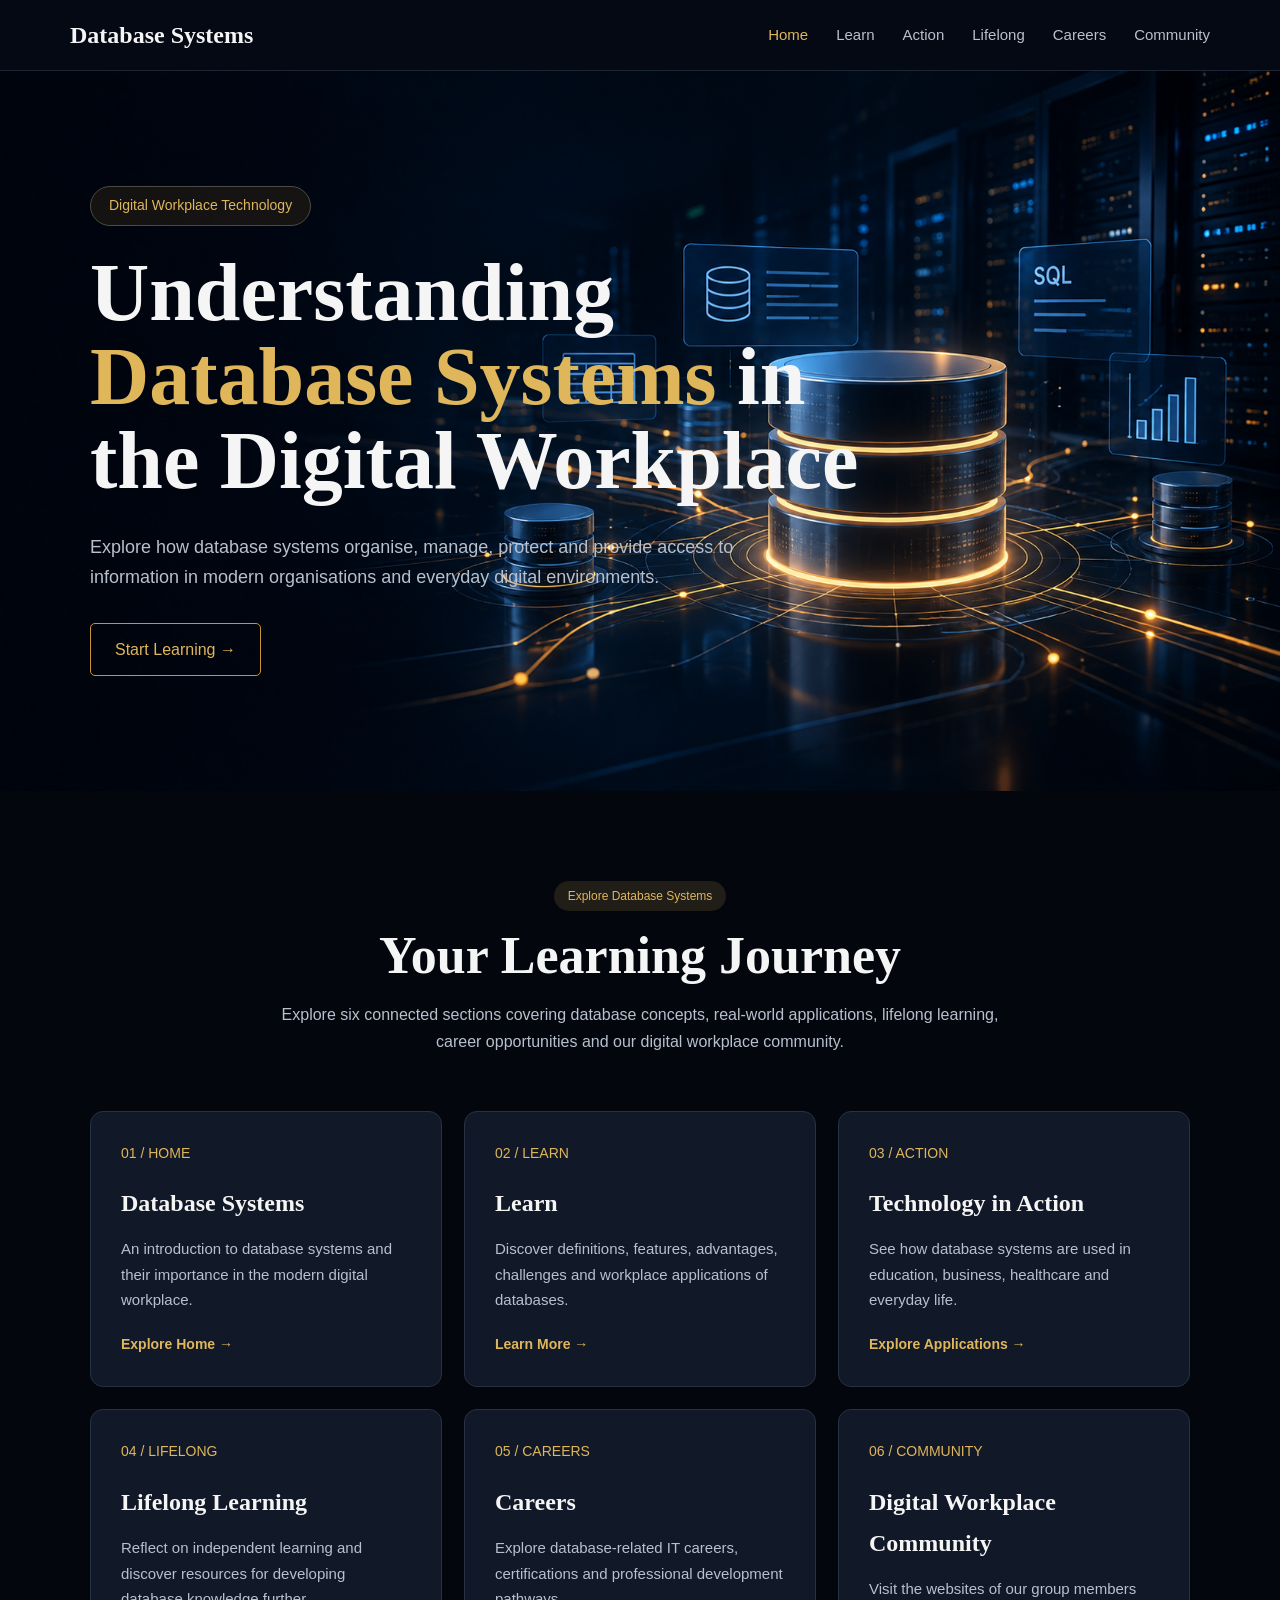
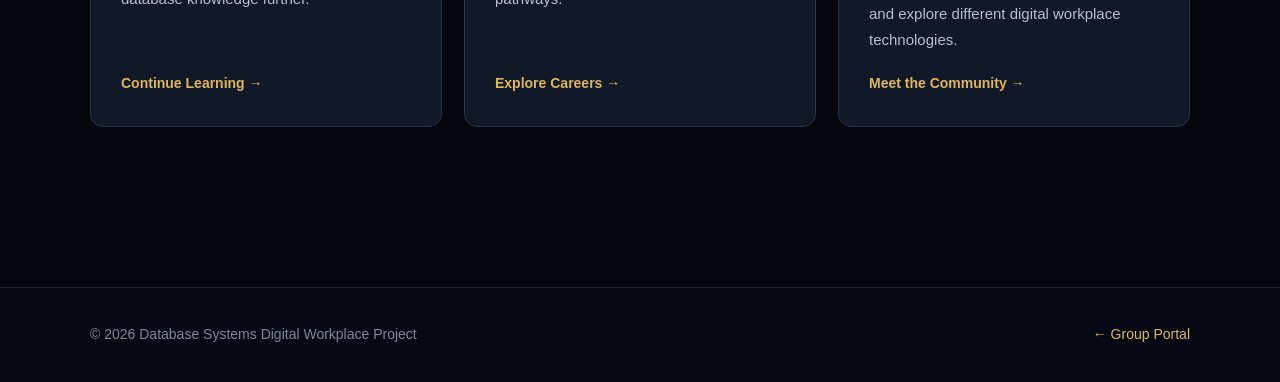
<file: index.html>
<!DOCTYPE html>
<html lang="en">

<head>
    <meta charset="UTF-8">
    <meta name="viewport" content="width=device-width, initial-scale=1.0">

    <title>Database Systems | Home</title>

    <link rel="stylesheet" href="style/base.css">
    <link rel="stylesheet" href="style/component.css">
    <link rel="stylesheet" href="style/layout.css">
    <link rel="stylesheet" href="style/home.css">
</head>

<body>

    <header>

        <nav class="navbar">

            <a href="index.html" class="logo">
                Database Systems
                <span></span>
            </a>

            <ul class="nav-links">

                <li>
                    <a href="index.html" class="active">Home</a>
                </li>

                <li>
                    <a href="learn.html">Learn</a>
                </li>

                <li>
                    <a href="action.html">Action</a>
                </li>

                <li>
                    <a href="lifelong.html">Lifelong</a>
                </li>

                <li>
                    <a href="careers.html">Careers</a>
                </li>

                <li>
                    <a href="community.html">Community</a>
                </li>

            </ul>

        </nav>

    </header>


    <main>

        <!-- HERO -->

        <section class="hero">

            <div class="container">

                <div class="hero-content">

                    <div class="badge">
                        Digital Workplace Technology
                    </div>

                    <h1>
                        Understanding
                        <span>Database Systems</span>
                        in the Digital Workplace
                    </h1>

                    <p>
                        Explore how database systems organise, manage,
                        protect and provide access to information in modern
                        organisations and everyday digital environments.
                    </p>

                    <a href="learn.html" class="btn">
                        Start Learning →
                    </a>

                </div>

            </div>

        </section>


        <!-- WEBSITE OVERVIEW -->

        <section>

            <div class="container">

                <div class="section-title">

                    <span class="small-title">
                        Explore Database Systems
                    </span>

                    <h2>
                        Your Learning Journey
                    </h2>

                    <p>
                        Explore six connected sections covering database
                        concepts, real-world applications, lifelong learning,
                        career opportunities and our digital workplace community.
                    </p>

                </div>


                <div class="card-grid">

                    <!-- CARD 1 -->

                    <a href="index.html" class="card">

                        <div class="card-number">
                            01 / HOME
                        </div>

                        <h3>
                            Database Systems
                        </h3>

                        <p>
                            An introduction to database systems and their
                            importance in the modern digital workplace.
                        </p>

                        <span class="card-link">
                            Explore Home →
                        </span>

                    </a>


                    <!-- CARD 2 -->

                    <a href="learn.html" class="card">

                        <div class="card-number">
                            02 / LEARN
                        </div>

                        <h3>
                            Learn
                        </h3>

                        <p>
                            Discover definitions, features, advantages,
                            challenges and workplace applications of databases.
                        </p>

                        <span class="card-link">
                            Learn More →
                        </span>

                    </a>


                    <!-- CARD 3 -->

                    <a href="action.html" class="card">

                        <div class="card-number">
                            03 / ACTION
                        </div>

                        <h3>
                            Technology in Action
                        </h3>

                        <p>
                            See how database systems are used in education,
                            business, healthcare and everyday life.
                        </p>

                        <span class="card-link">
                            Explore Applications →
                        </span>

                    </a>


                    <!-- CARD 4 -->

                    <a href="lifelong.html" class="card">

                        <div class="card-number">
                            04 / LIFELONG
                        </div>

                        <h3>
                            Lifelong Learning
                        </h3>

                        <p>
                            Reflect on independent learning and discover
                            resources for developing database knowledge further.
                        </p>

                        <span class="card-link">
                            Continue Learning →
                        </span>

                    </a>


                    <!-- CARD 5 -->

                    <a href="careers.html" class="card">

                        <div class="card-number">
                            05 / CAREERS
                        </div>

                        <h3>
                            Careers
                        </h3>

                        <p>
                            Explore database-related IT careers, certifications
                            and professional development pathways.
                        </p>

                        <span class="card-link">
                            Explore Careers →
                        </span>

                    </a>


                    <!-- CARD 6 -->

                    <a href="community.html" class="card">

                        <div class="card-number">
                            06 / COMMUNITY
                        </div>

                        <h3>
                            Digital Workplace Community
                        </h3>

                        <p>
                            Visit the websites of our group members and
                            explore different digital workplace technologies.
                        </p>

                        <span class="card-link">
                            Meet the Community →
                        </span>

                    </a>

                </div>

            </div>

        </section>

    </main>


    <footer>

        <div class="footer-content">

            <p>
                © 2026 Database Systems Digital Workplace Project
            </p>

            <!-- Change ../index.html according to your Group Portal location -->

            <a href="../index.html" class="portal-link">
                ← Group Portal
            </a>

        </div>

    </footer>

</body>

</html>
</file>
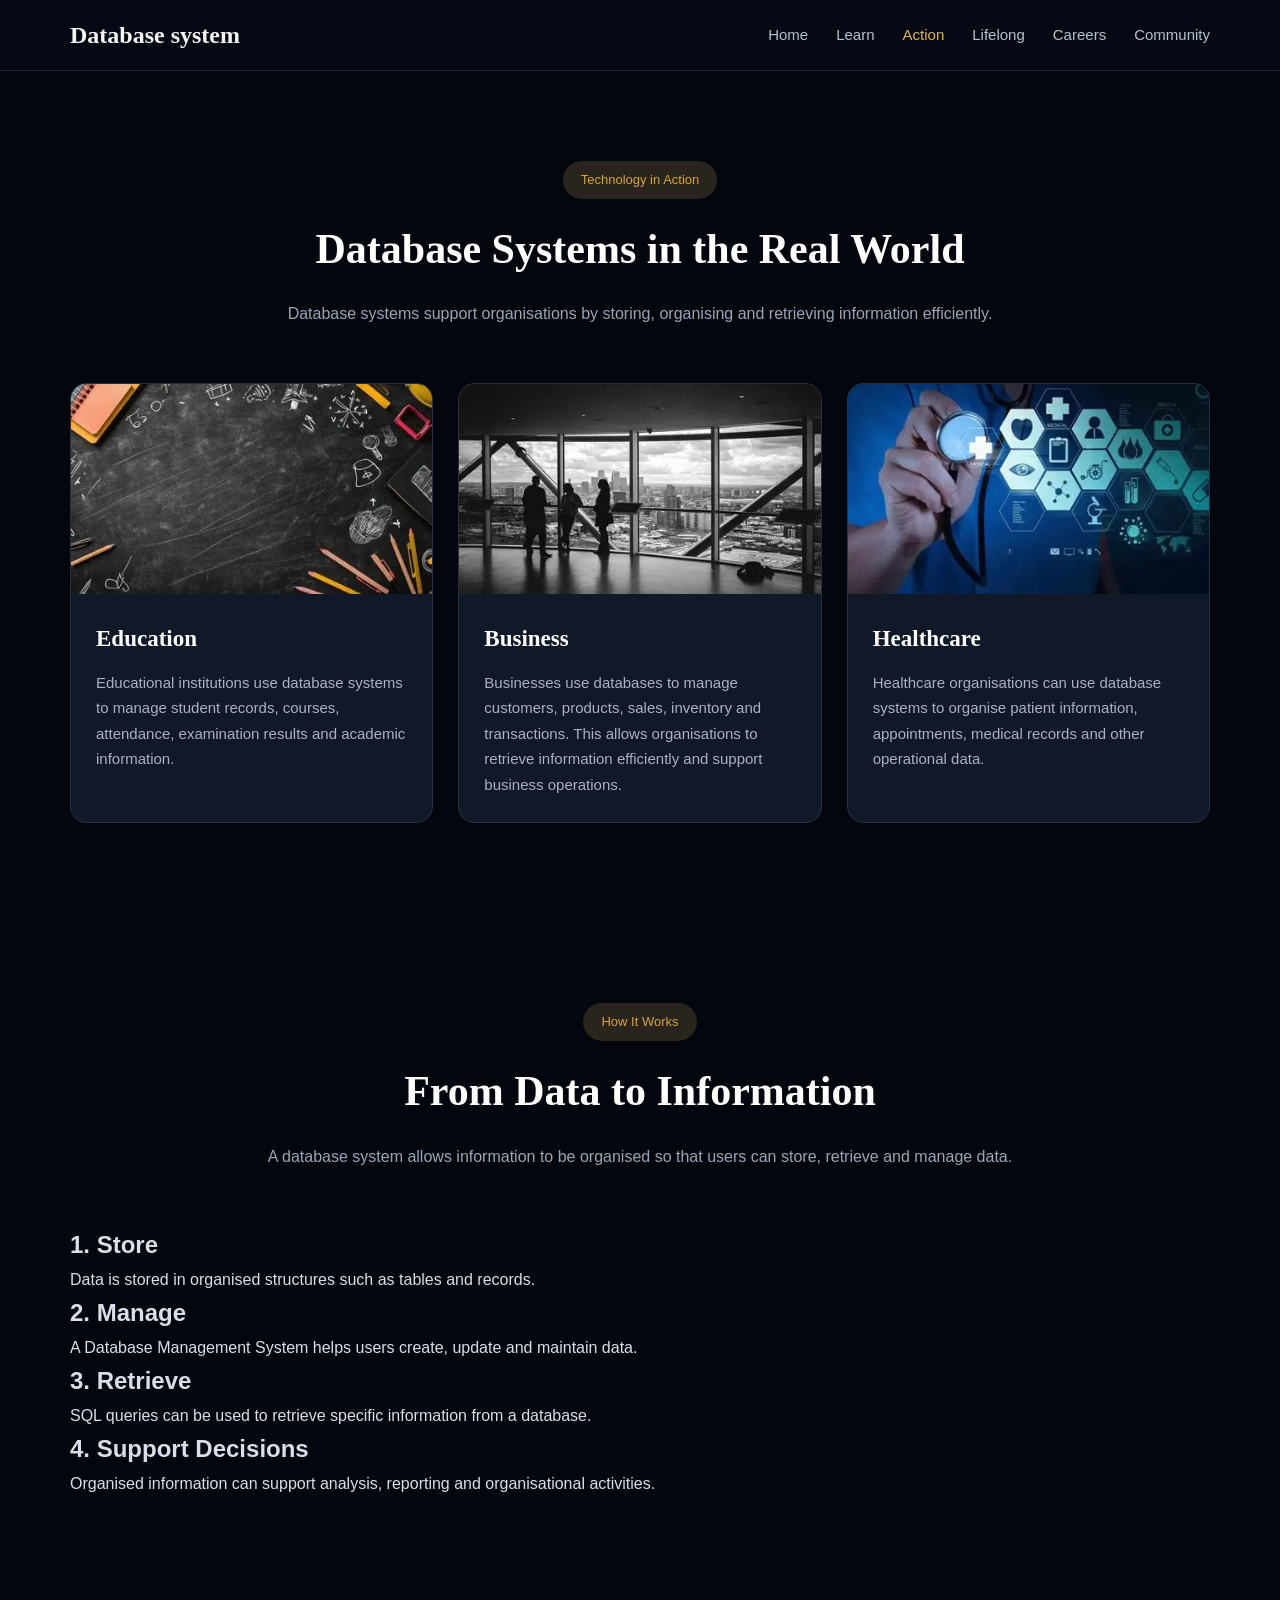
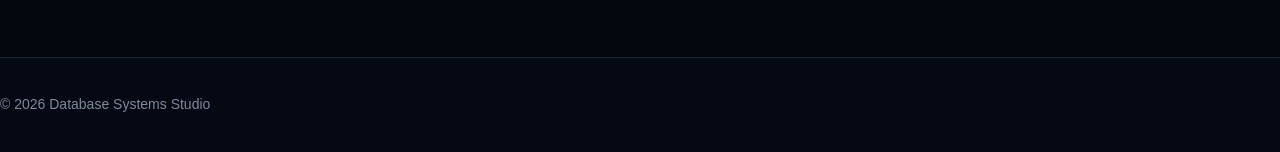
<file: Action.html>
<!DOCTYPE html>
<html lang="en">

<head>
    <meta charset="UTF-8">
    <meta name="viewport" content="width=device-width, initial-scale=1.0">

    <title>Technology in Action | Database Systems</title>

    <link rel="stylesheet" href="style/base.css">
    <link rel="stylesheet" href="style/component.css">
    <link rel="stylesheet" href="style/layout.css">
    <link rel="stylesheet" href="style/home.css">
</head>

<body>

    <header>
        <nav class="navbar">

            <a href="index.html" class="logo">
                Database system <span></span>
            </a>

            <ul class="nav-links">
                <li><a href="index.html">Home</a></li>
                <li><a href="learn.html">Learn</a></li>
                <li><a href="action.html" class="active">Action</a></li>
                <li><a href="lifelong.html">Lifelong </a></li>
                <li><a href="careers.html">Careers</a></li>
                <li><a href="community.html">Community</a></li>
            </ul>

        </nav>
    </header>


    <main>

        <section class="page-section">

            <div class="section-heading">

                <span>Technology in Action</span>

                <h1>Database Systems in the Real World</h1>

                <p>
                    Database systems support organisations by storing,
                    organising and retrieving information efficiently.
                </p>

            </div>


            <div class="image-card-grid">


                <!-- CARD 1 -->

                <article class="image-card">

                    <img src="image/education.jpg" alt="Database systems used in education">

                    <div class="image-card-content">

                        <h2>Education</h2>

                        <p>
                            Educational institutions use database systems
                            to manage student records, courses, attendance,
                            examination results and academic information.
                        </p>

                    </div>

                </article>


                <!-- CARD 2 -->

                <article class="image-card">

                    <img src="image/business.jpg" alt="Database systems used in business">

                    <div class="image-card-content">

                        <h2>Business</h2>

                        <p>
                            Businesses use databases to manage customers,
                            products, sales, inventory and transactions.
                            This allows organisations to retrieve information
                            efficiently and support business operations.
                        </p>

                    </div>

                </article>


                <!-- CARD 3 -->

                <article class="image-card">

                    <img src="image/healthcare.jpg" alt="Database systems used in healthcare">

                    <div class="image-card-content">

                        <h2>Healthcare</h2>

                        <p>
                            Healthcare organisations can use database systems
                            to organise patient information, appointments,
                            medical records and other operational data.
                        </p>

                    </div>

                </article>

            </div>

        </section>


        <section class="page-section">

            <div class="section-heading">

                <span>How It Works</span>

                <h1>From Data to Information</h1>

                <p>
                    A database system allows information to be organised
                    so that users can store, retrieve and manage data.
                </p>

            </div>


            <div class="learn-grid">

                <article class="info-card">

                    <h2>1. Store</h2>

                    <p>
                        Data is stored in organised structures such as
                        tables and records.
                    </p>

                </article>


                <article class="info-card">

                    <h2>2. Manage</h2>

                    <p>
                        A Database Management System helps users
                        create, update and maintain data.
                    </p>

                </article>


                <article class="info-card">

                    <h2>3. Retrieve</h2>

                    <p>
                        SQL queries can be used to retrieve specific
                        information from a database.
                    </p>

                </article>


                <article class="info-card">

                    <h2>4. Support Decisions</h2>

                    <p>
                        Organised information can support analysis,
                        reporting and organisational activities.
                    </p>

                </article>

            </div>

        </section>

    </main>


    <footer>
        <p>© 2026 Database Systems Studio</p>
    </footer>

</body>

</html>
</file>
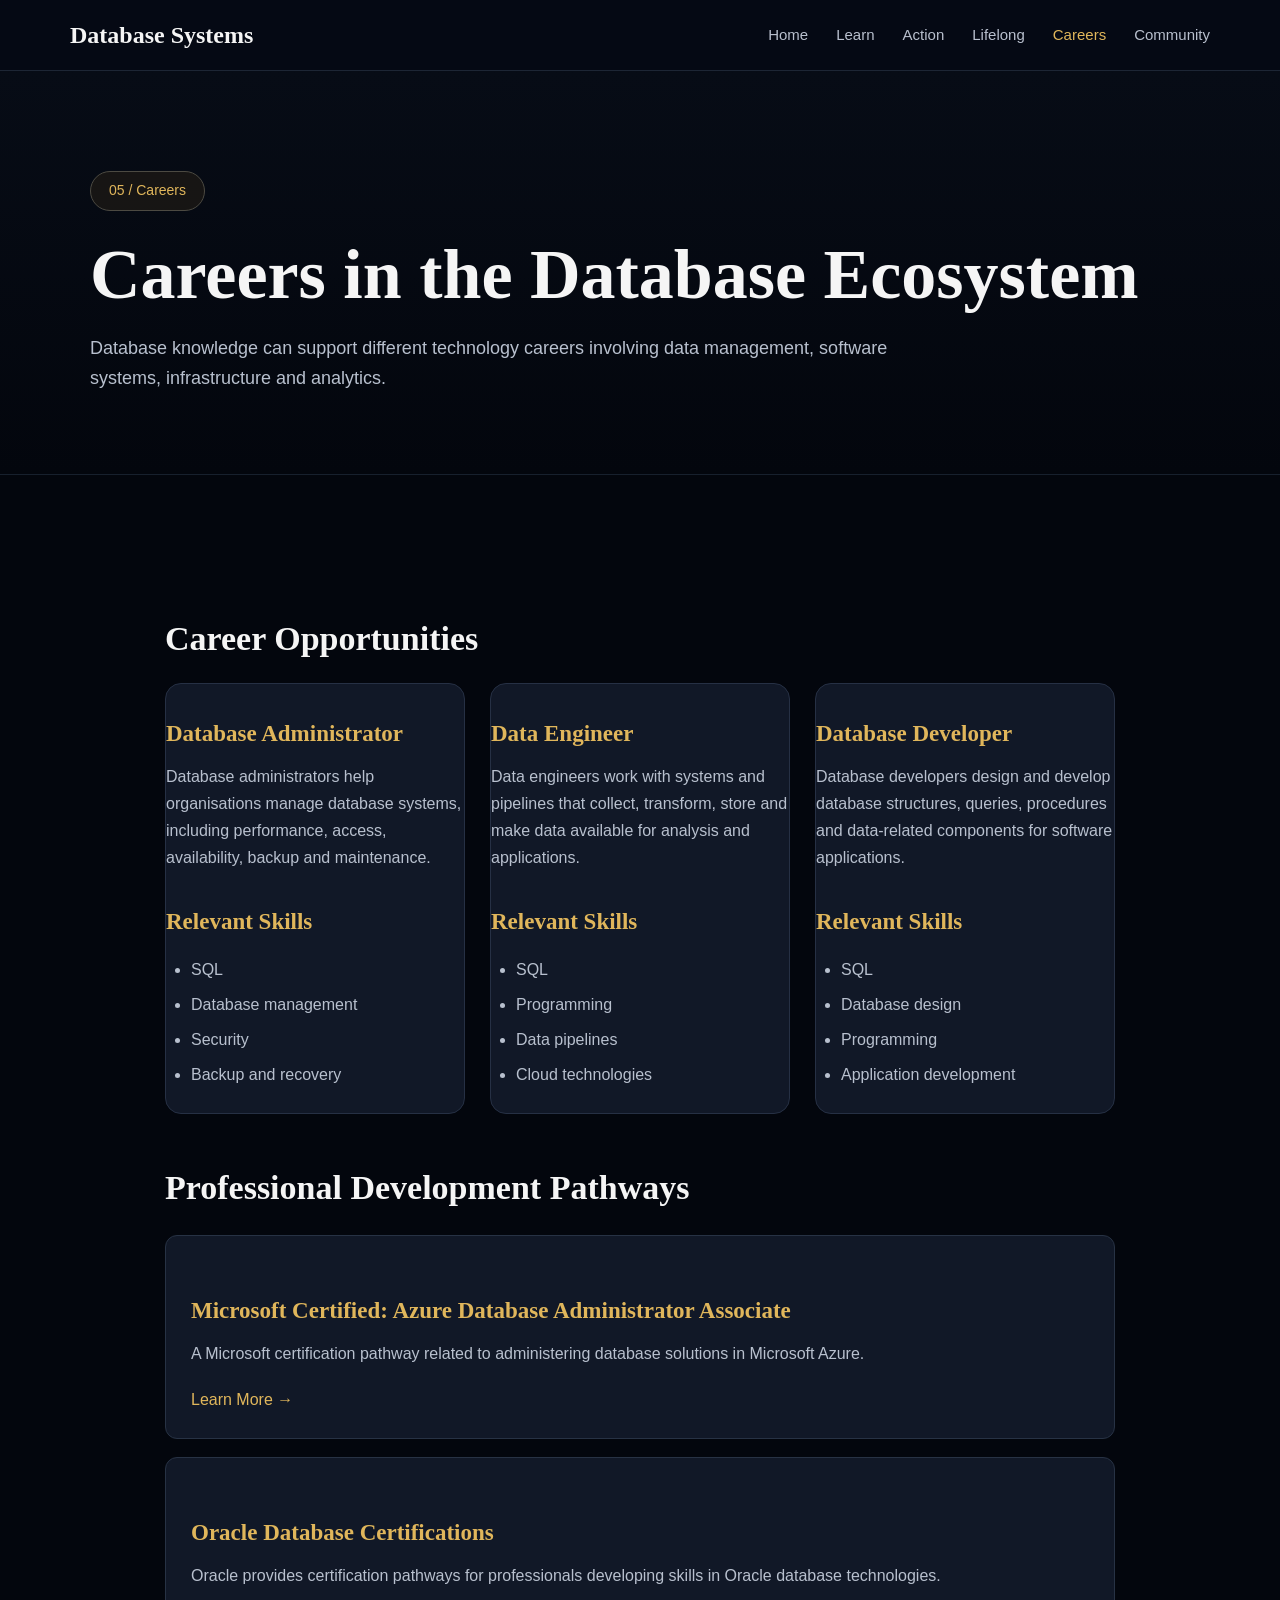
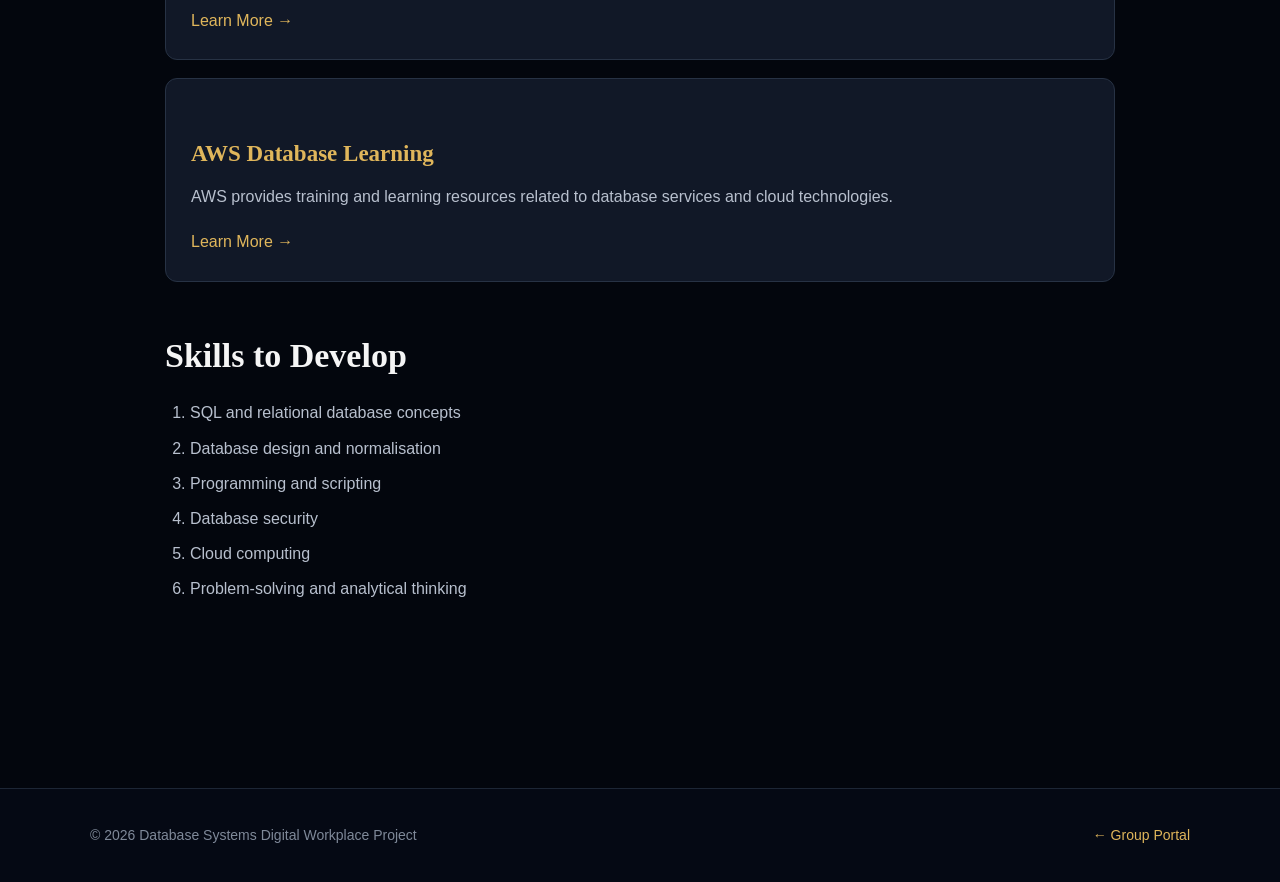
<file: Careers.html>
<!DOCTYPE html>
<html lang="en">

<head>

    <meta charset="UTF-8">
    <meta name="viewport" content="width=device-width, initial-scale=1.0">

    <title>Database Systems | Careers</title>

    <link rel="stylesheet" href="style/base.css">
    <link rel="stylesheet" href="style/component.css">
    <link rel="stylesheet" href="style/layout.css">
    <link rel="stylesheet" href="style/home.css">
    <link rel="stylesheet" href="style/careers.css">

</head>

<body>

    <header>

        <nav class="navbar">

            <a href="index.html" class="logo">
                Database Systems
                <span></span>
            </a>

            <ul class="nav-links">

                <li><a href="index.html">Home</a></li>
                <li><a href="learn.html">Learn</a></li>
                <li><a href="action.html">Action</a></li>
                <li><a href="lifelong.html">Lifelong</a></li>
                <li><a href="careers.html" class="active">Careers</a></li>
                <li><a href="community.html">Community</a></li>

            </ul>

        </nav>

    </header>


    <main>

        <section class="page-hero">

            <div class="container">

                <div class="badge">
                    05 / Careers
                </div>

                <h1>
                    Careers in the
                    Database Ecosystem
                </h1>

                <p>
                    Database knowledge can support different technology
                    careers involving data management, software systems,
                    infrastructure and analytics.
                </p>

            </div>

        </section>


        <section>

            <div class="container">

                <div class="content">

                    <h2>
                        Career Opportunities
                    </h2>

                    <div class="career-grid">


                        <article class="career-card">

                            <h3>
                                Database Administrator
                            </h3>

                            <p>
                                Database administrators help organisations
                                manage database systems, including performance,
                                access, availability, backup and maintenance.
                            </p>

                            <h3>
                                Relevant Skills
                            </h3>

                            <ul>

                                <li>SQL</li>
                                <li>Database management</li>
                                <li>Security</li>
                                <li>Backup and recovery</li>

                            </ul>

                        </article>


                        <article class="career-card">

                            <h3>
                                Data Engineer
                            </h3>

                            <p>
                                Data engineers work with systems and pipelines
                                that collect, transform, store and make data
                                available for analysis and applications.
                            </p>

                            <h3>
                                Relevant Skills
                            </h3>

                            <ul>

                                <li>SQL</li>
                                <li>Programming</li>
                                <li>Data pipelines</li>
                                <li>Cloud technologies</li>

                            </ul>

                        </article>


                        <article class="career-card">

                            <h3>
                                Database Developer
                            </h3>

                            <p>
                                Database developers design and develop database
                                structures, queries, procedures and data-related
                                components for software applications.
                            </p>

                            <h3>
                                Relevant Skills
                            </h3>

                            <ul>

                                <li>SQL</li>
                                <li>Database design</li>
                                <li>Programming</li>
                                <li>Application development</li>

                            </ul>

                        </article>


                    </div>


                    <h2>
                        Professional Development Pathways
                    </h2>

                    <div class="resource">

                        <h3>
                            Microsoft Certified: Azure Database Administrator Associate
                        </h3>

                        <p>
                            A Microsoft certification pathway related to
                            administering database solutions in Microsoft Azure.
                        </p>

                        <a href="https://learn.microsoft.com/en-us/credentials/certifications/azure-database-administrator-associate/"
                            target="_blank">
                            Learn More →
                        </a>

                    </div>


                    <div class="resource">

                        <h3>
                            Oracle Database Certifications
                        </h3>

                        <p>
                            Oracle provides certification pathways for
                            professionals developing skills in Oracle database
                            technologies.
                        </p>

                        <a href="https://education.oracle.com/oracle-certification" target="_blank">
                            Learn More →
                        </a>

                    </div>


                    <div class="resource">

                        <h3>
                            AWS Database Learning
                        </h3>

                        <p>
                            AWS provides training and learning resources related
                            to database services and cloud technologies.
                        </p>

                        <a href="https://aws.amazon.com/training/" target="_blank">
                            Learn More →
                        </a>

                    </div>


                    <h2>
                        Skills to Develop
                    </h2>

                    <ol>

                        <li>
                            SQL and relational database concepts
                        </li>

                        <li>
                            Database design and normalisation
                        </li>

                        <li>
                            Programming and scripting
                        </li>

                        <li>
                            Database security
                        </li>

                        <li>
                            Cloud computing
                        </li>

                        <li>
                            Problem-solving and analytical thinking
                        </li>

                    </ol>

                </div>

            </div>

        </section>

    </main>


    <footer>

        <div class="footer-content">

            <p>
                © 2026 Database Systems Digital Workplace Project
            </p>

            <a href="../index.html" class="portal-link">
                ← Group Portal
            </a>

        </div>

    </footer>

</body>

</html>
</file>
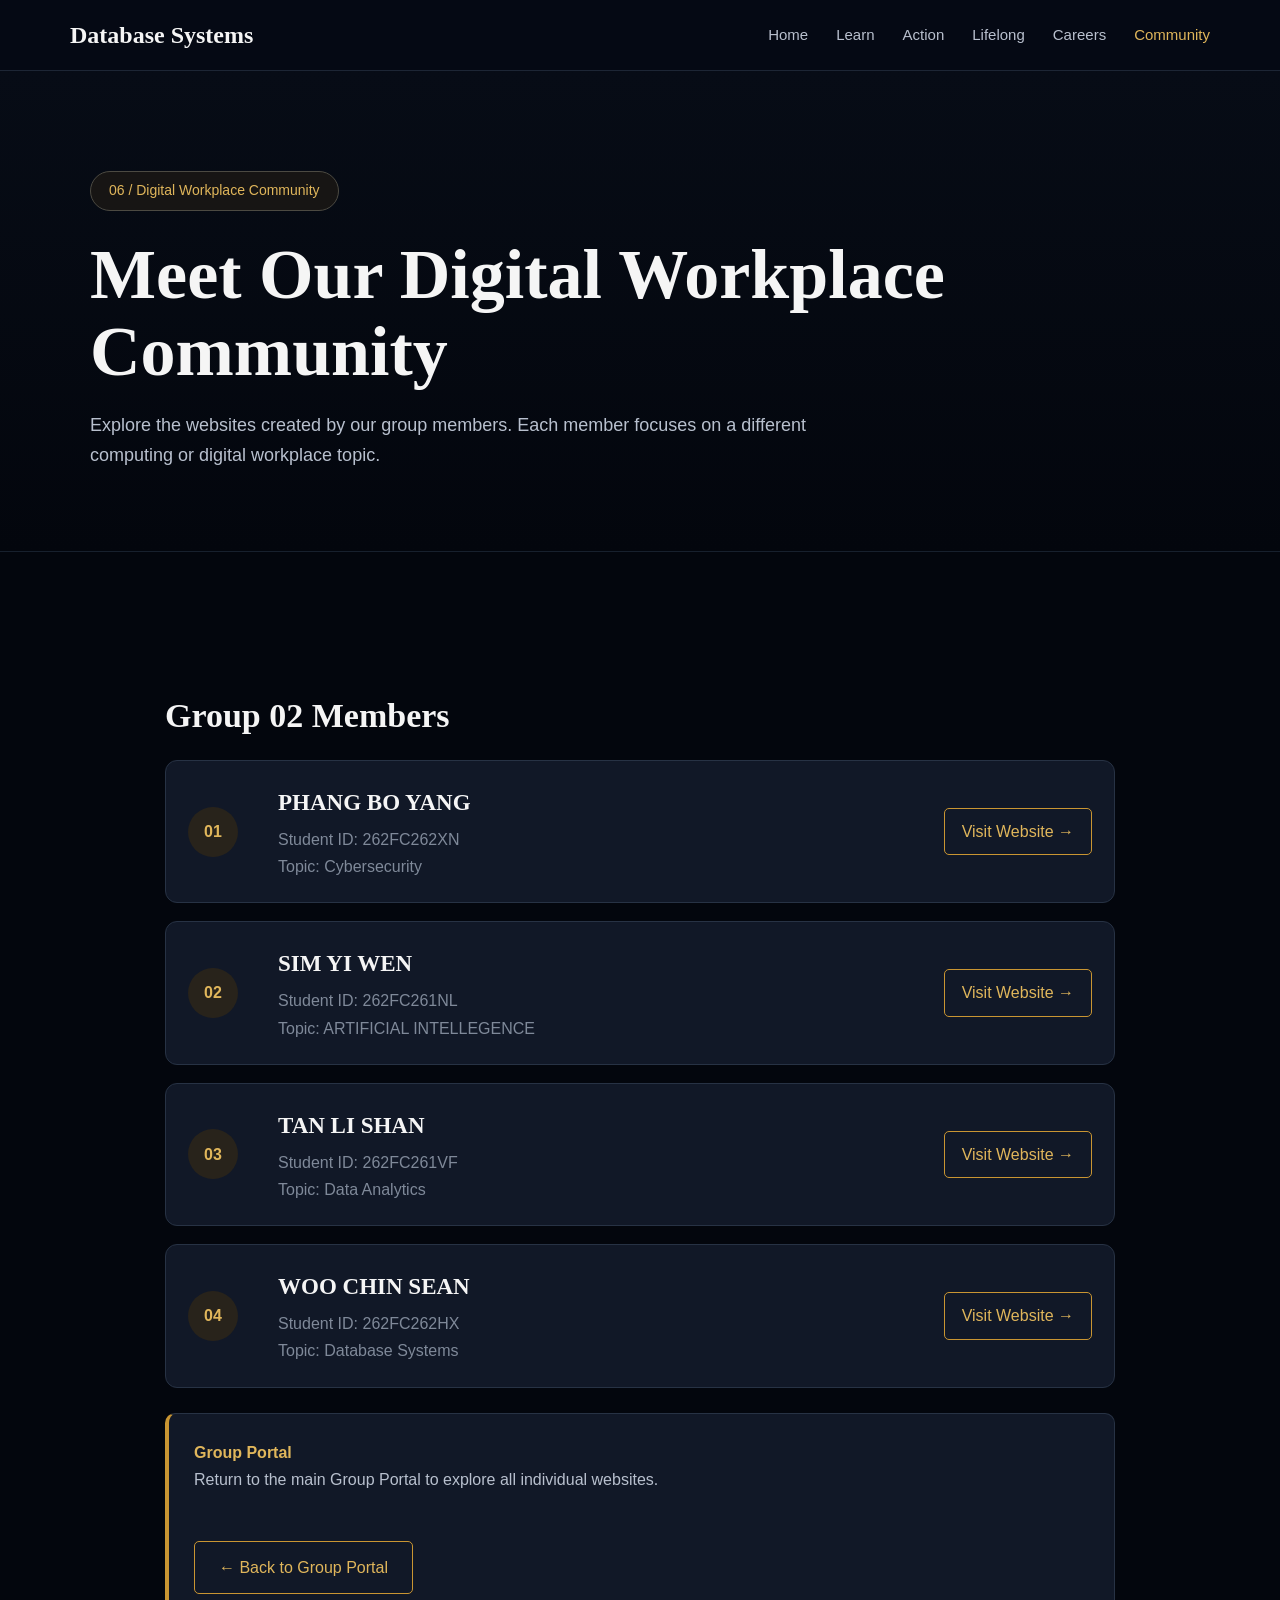
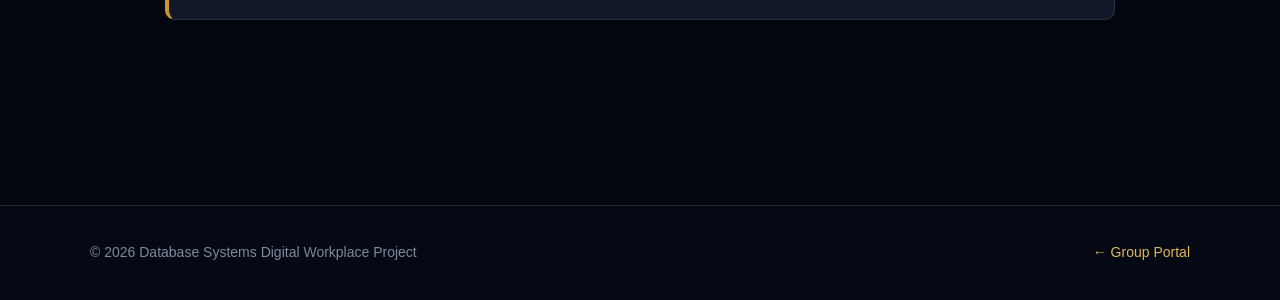
<file: Community.html>
<!DOCTYPE html>
<html lang="en">

<head>

    <meta charset="UTF-8">
    <meta name="viewport" content="width=device-width, initial-scale=1.0">

    <title>Database Systems | Community</title>

    <link rel="stylesheet" href="style/base.css">
    <link rel="stylesheet" href="style/component.css">
    <link rel="stylesheet" href="style/layout.css">
    <link rel="stylesheet" href="style/home.css">
    <link rel="stylesheet" href="style/community.css">

</head>

<body>

    <header>

        <nav class="navbar">

            <a href="index.html" class="logo">
                Database Systems
                <span></span>
            </a>

            <ul class="nav-links">

                <li><a href="index.html">Home</a></li>
                <li><a href="learn.html">Learn</a></li>
                <li><a href="action.html">Action</a></li>
                <li><a href="lifelong.html">Lifelong</a></li>
                <li><a href="careers.html">Careers</a></li>
                <li><a href="community.html" class="active">Community</a></li>

            </ul>

        </nav>

    </header>


    <main>

        <section class="page-hero">

            <div class="container">

                <div class="badge">
                    06 / Digital Workplace Community
                </div>

                <h1>
                    Meet Our
                    Digital Workplace Community
                </h1>

                <p>
                    Explore the websites created by our group members.
                    Each member focuses on a different computing or
                    digital workplace topic.
                </p>

            </div>

        </section>


        <section>

            <div class="container">

                <div class="content">

                    <h2>
                        Group 02 Members
                    </h2>




                    <div class="member-list">


                        <!-- MEMBER 1 -->

                        <article class="member">

                            <div class="member-number">
                                01
                            </div>

                            <div>

                                <h3>
                                    PHANG BO YANG
                                </h3>

                                <p>
                                    Student ID: 262FC262XN
                                </p>

                                <p>
                                    Topic: Cybersecurity
                                </p>

                            </div>

                            <!-- CHANGE THE LINK -->

                            <a href="../student01/index.html" class="visit-btn">
                                Visit Website →
                            </a>

                        </article>


                        <!-- MEMBER 2 -->

                        <article class="member">

                            <div class="member-number">
                                02
                            </div>

                            <div>

                                <h3>
                                    SIM YI WEN
                                </h3>

                                <p>
                                    Student ID: 262FC261NL
                                </p>

                                <p>
                                    Topic: ARTIFICIAL INTELLEGENCE
                                </p>

                            </div>

                            <!-- CHANGE THE LINK -->

                            <a href="../student02/index.html" class="visit-btn">
                                Visit Website →
                            </a>

                        </article>


                        <!-- MEMBER 3 -->

                        <article class="member">

                            <div class="member-number">
                                03
                            </div>

                            <div>

                                <h3>
                                    TAN LI SHAN
                                </h3>

                                <p>
                                    Student ID: 262FC261VF
                                </p>

                                <p>
                                    Topic: Data Analytics
                                </p>

                            </div>

                            <!-- CHANGE THE LINK -->

                            <a href="../student03/index.html" class="visit-btn">
                                Visit Website →
                            </a>

                        </article>


                        <!-- WOO CHIN SEAN -->

                        <article class="member">

                            <div class="member-number">
                                04
                            </div>

                            <div>

                                <h3>
                                    WOO CHIN SEAN
                                </h3>

                                <p>
                                    Student ID: 262FC262HX
                                </p>

                                <p>
                                    Topic: Database Systems
                                </p>

                            </div>

                            <a href="index.html" class="visit-btn">
                                Visit Website →
                            </a>

                        </article>


                    </div>


                    <div class="info-box">

                        <strong>
                            Group Portal
                        </strong>

                        <p>
                            Return to the main Group Portal to explore
                            all individual websites.
                        </p>

                        <!-- CHANGE THIS PATH IF NECESSARY -->

                        <a href="../index.html" class="btn">
                            ← Back to Group Portal
                        </a>

                    </div>


                </div>

            </div>

        </section>

    </main>


    <footer>

        <div class="footer-content">

            <p>
                © 2026 Database Systems Digital Workplace Project
            </p>

            <a href="../index.html" class="portal-link">
                ← Group Portal
            </a>

        </div>

    </footer>

</body>

</html>
</file>
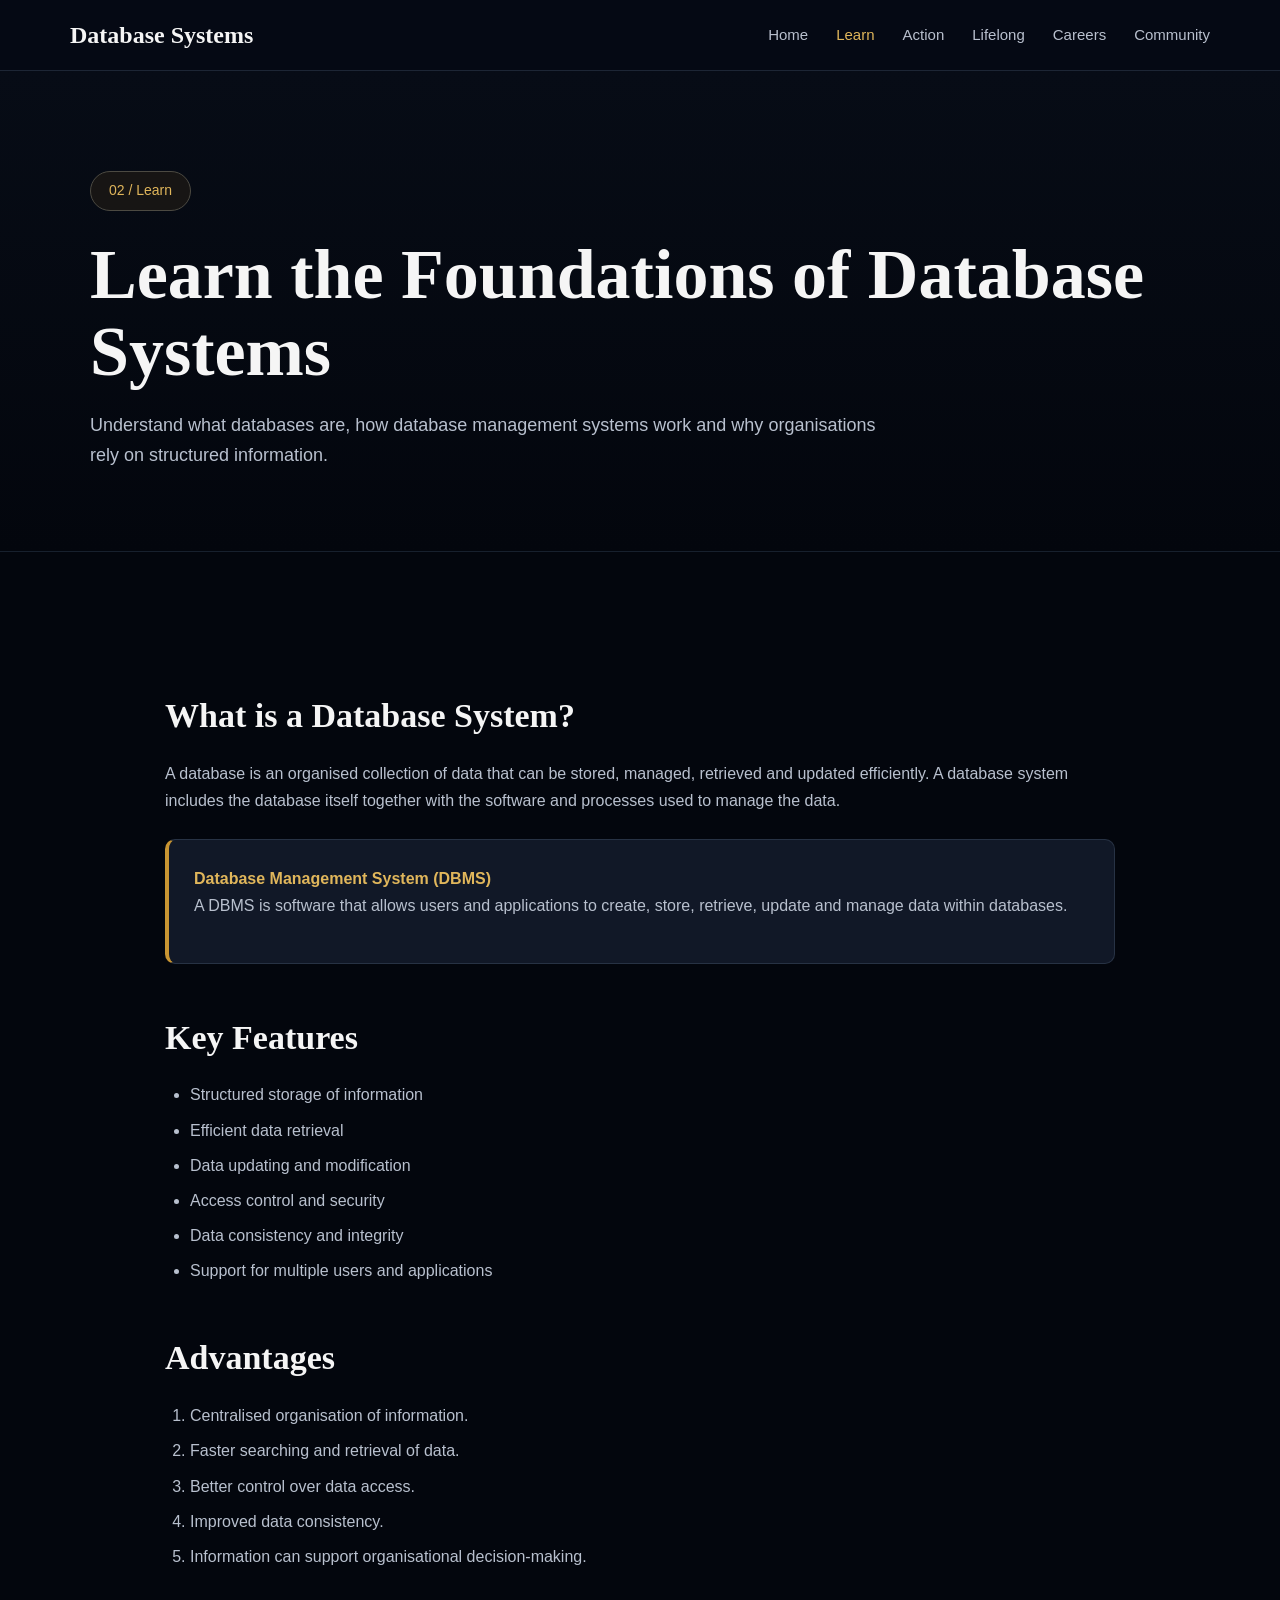
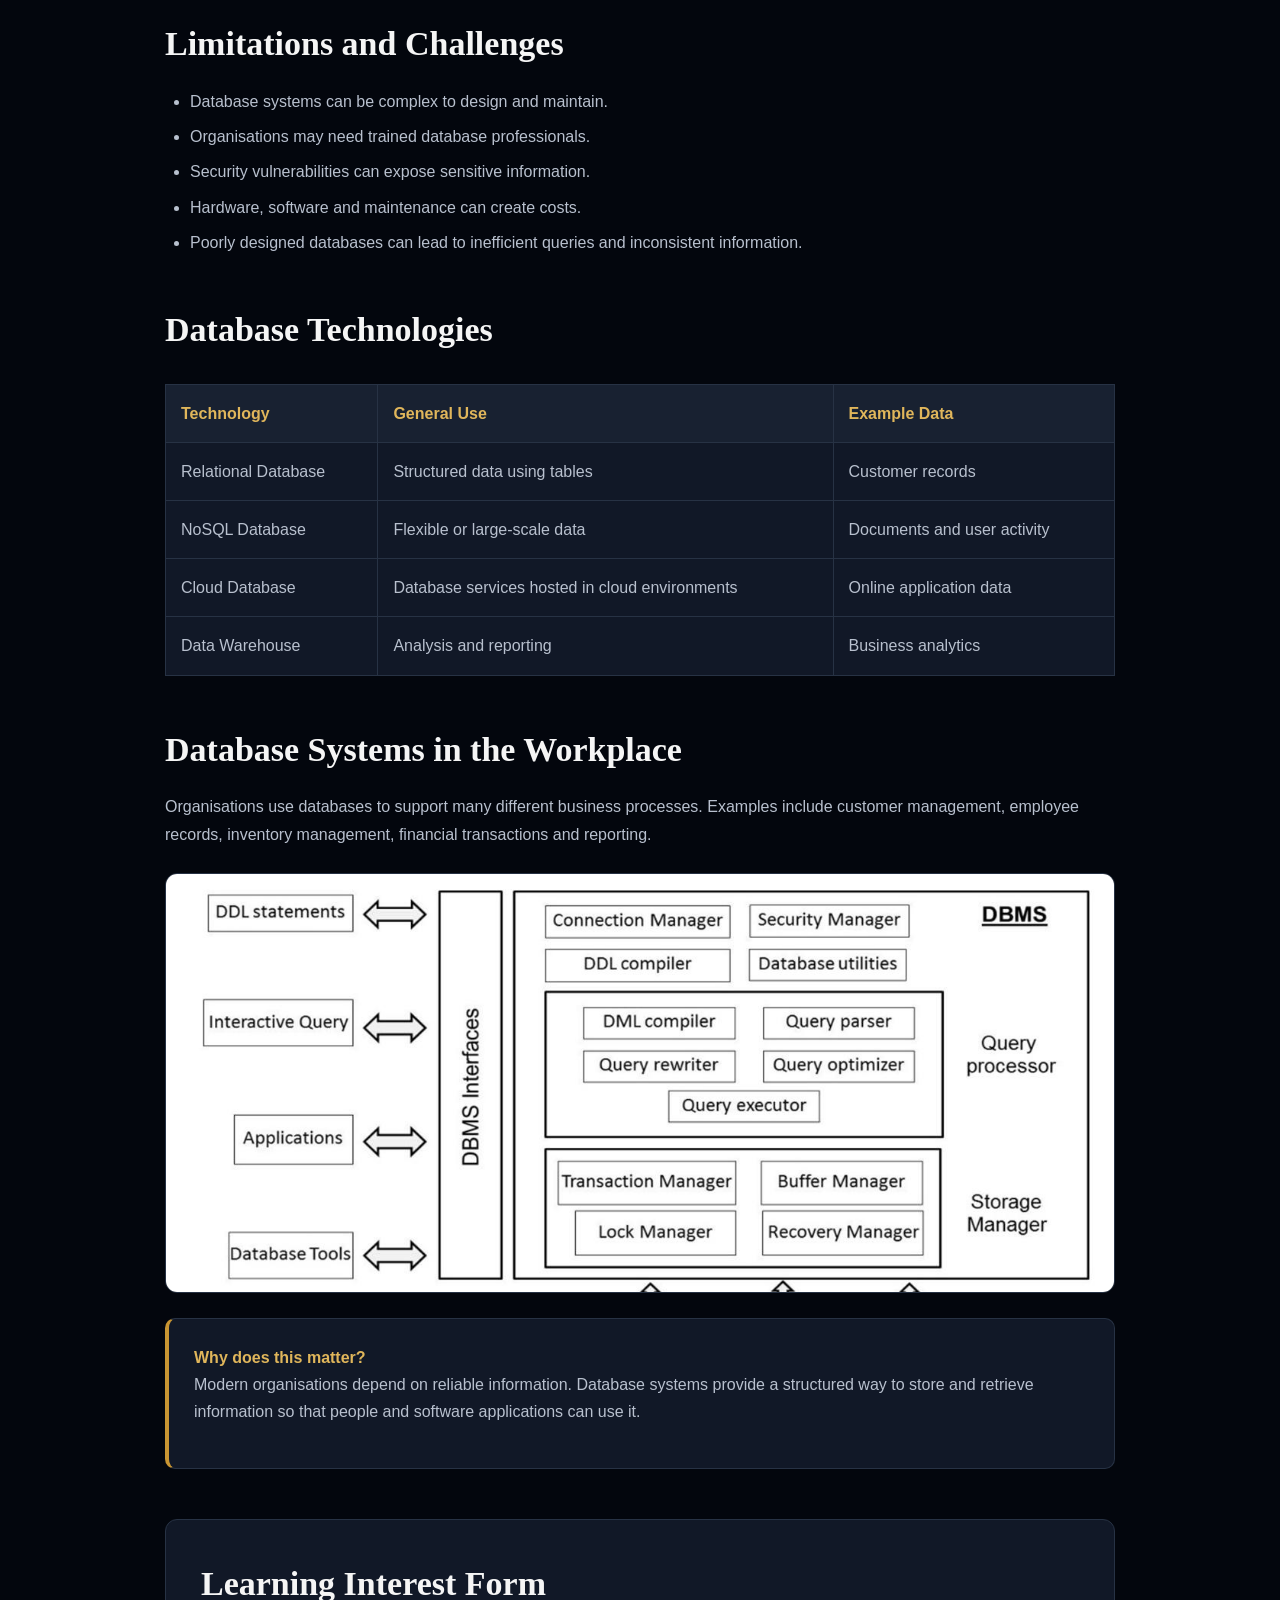
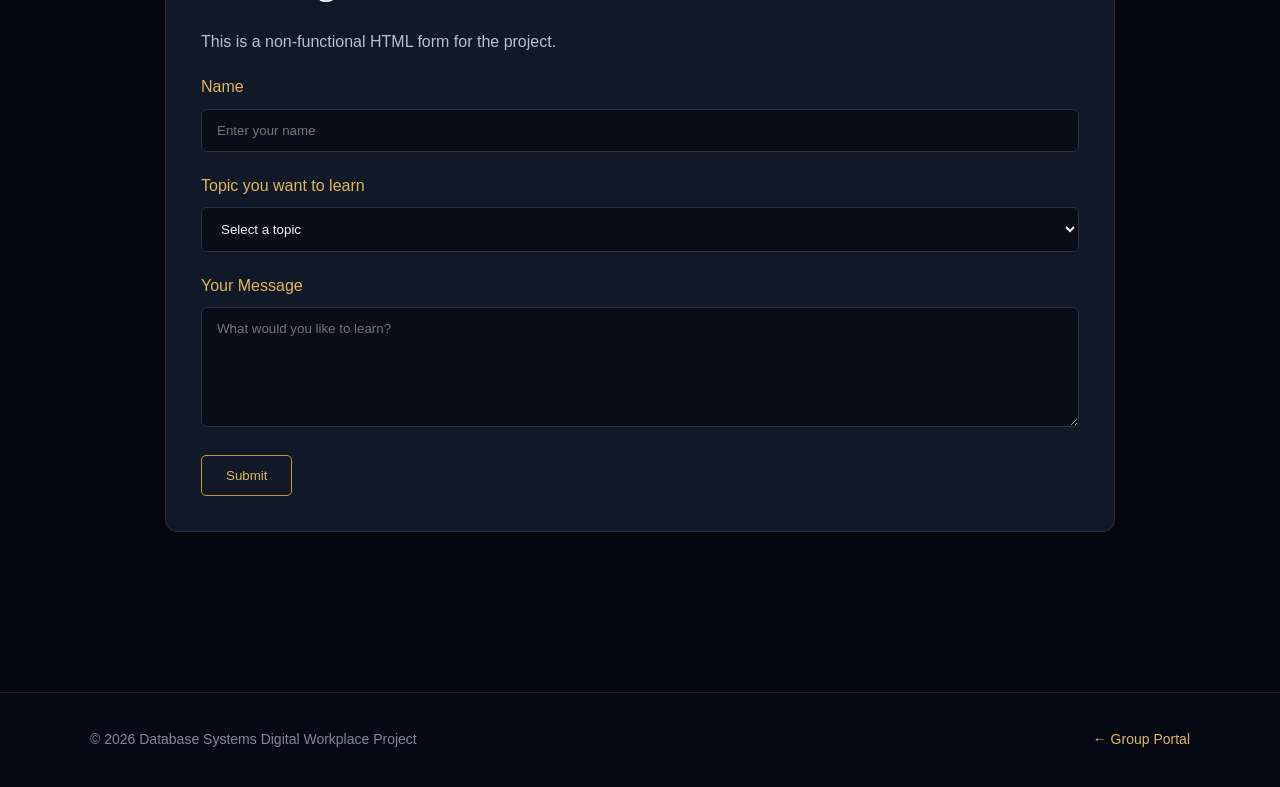
<file: learn.html>
<!DOCTYPE html>
<html lang="en">

<head>

    <meta charset="UTF-8">
    <meta name="viewport" content="width=device-width, initial-scale=1.0">

    <title>Database Systems | Learn</title>

    <link rel="stylesheet" href="style/base.css">
    <link rel="stylesheet" href="style/component.css">
    <link rel="stylesheet" href="style/layout.css">
    <link rel="stylesheet" href="style/home.css">
    <link rel="stylesheet" href="style/learn.css">
</head>

<body>

    <header>

        <nav class="navbar">

            <a href="index.html" class="logo">
                Database Systems
                <span></span>
            </a>

            <ul class="nav-links">

                <li><a href="index.html">Home</a></li>
                <li><a href="learn.html" class="active">Learn</a></li>
                <li><a href="action.html">Action</a></li>
                <li><a href="lifelong.html">Lifelong</a></li>
                <li><a href="careers.html">Careers</a></li>
                <li><a href="community.html">Community</a></li>



            </ul>

        </nav>

    </header>


    <main>

        <section class="page-hero">

            <div class="container">

                <div class="badge">
                    02 / Learn
                </div>

                <h1>
                    Learn the Foundations
                    of Database Systems
                </h1>

                <p>
                    Understand what databases are, how database management
                    systems work and why organisations rely on structured
                    information.
                </p>

            </div>

        </section>


        <section>

            <div class="container">

                <div class="content">

                    <h2>
                        What is a Database System?
                    </h2>

                    <p>
                        A database is an organised collection of data that can
                        be stored, managed, retrieved and updated efficiently.
                        A database system includes the database itself together
                        with the software and processes used to manage the data.
                    </p>

                    <div class="info-box">

                        <strong>
                            Database Management System (DBMS)
                        </strong>

                        <p>
                            A DBMS is software that allows users and applications
                            to create, store, retrieve, update and manage data
                            within databases.
                        </p>

                    </div>


                    <h2>
                        Key Features
                    </h2>

                    <ul>

                        <li>
                            Structured storage of information
                        </li>

                        <li>
                            Efficient data retrieval
                        </li>

                        <li>
                            Data updating and modification
                        </li>

                        <li>
                            Access control and security
                        </li>

                        <li>
                            Data consistency and integrity
                        </li>

                        <li>
                            Support for multiple users and applications
                        </li>

                    </ul>


                    <h2>
                        Advantages
                    </h2>

                    <ol>

                        <li>
                            Centralised organisation of information.
                        </li>

                        <li>
                            Faster searching and retrieval of data.
                        </li>

                        <li>
                            Better control over data access.
                        </li>

                        <li>
                            Improved data consistency.
                        </li>

                        <li>
                            Information can support organisational decision-making.
                        </li>

                    </ol>


                    <h2>
                        Limitations and Challenges
                    </h2>

                    <ul>

                        <li>
                            Database systems can be complex to design and maintain.
                        </li>

                        <li>
                            Organisations may need trained database professionals.
                        </li>

                        <li>
                            Security vulnerabilities can expose sensitive information.
                        </li>

                        <li>
                            Hardware, software and maintenance can create costs.
                        </li>

                        <li>
                            Poorly designed databases can lead to inefficient
                            queries and inconsistent information.
                        </li>

                    </ul>


                    <h2>
                        Database Technologies
                    </h2>

                    <div class="table-wrapper">

                        <table>

                            <thead>

                                <tr>
                                    <th>Technology</th>
                                    <th>General Use</th>
                                    <th>Example Data</th>
                                </tr>

                            </thead>

                            <tbody>

                                <tr>
                                    <td>Relational Database</td>
                                    <td>Structured data using tables</td>
                                    <td>Customer records</td>
                                </tr>

                                <tr>
                                    <td>NoSQL Database</td>
                                    <td>Flexible or large-scale data</td>
                                    <td>Documents and user activity</td>
                                </tr>

                                <tr>
                                    <td>Cloud Database</td>
                                    <td>Database services hosted in cloud environments</td>
                                    <td>Online application data</td>
                                </tr>

                                <tr>
                                    <td>Data Warehouse</td>
                                    <td>Analysis and reporting</td>
                                    <td>Business analytics</td>
                                </tr>

                            </tbody>

                        </table>

                    </div>


                    <h2>
                        Database Systems in the Workplace
                    </h2>

                    <p>
                        Organisations use databases to support many different
                        business processes. Examples include customer management,
                        employee records, inventory management, financial
                        transactions and reporting.
                    </p>


                    <img src="image/database-home.jpg" alt="Database systems illustration" class="content-image">


                    <div class="info-box">

                        <strong>
                            Why does this matter?
                        </strong>

                        <p>
                            Modern organisations depend on reliable information.
                            Database systems provide a structured way to store
                            and retrieve information so that people and software
                            applications can use it.
                        </p>

                    </div>


                    <!-- REQUIRED NON-FUNCTIONAL FORM -->

                    <div class="form-box">

                        <h2 style="margin-top: 0;">
                            Learning Interest Form
                        </h2>

                        <p>
                            This is a non-functional HTML form for the project.
                        </p>

                        <form action="#" method="post">

                            <div class="form-group">

                                <label for="name">
                                    Name
                                </label>

                                <input type="text" id="name" name="name" placeholder="Enter your name">

                            </div>


                            <div class="form-group">

                                <label for="topic">
                                    Topic you want to learn
                                </label>

                                <select id="topic" name="topic">

                                    <option value="">
                                        Select a topic
                                    </option>

                                    <option value="sql">
                                        SQL
                                    </option>

                                    <option value="database-design">
                                        Database Design
                                    </option>

                                    <option value="data-security">
                                        Data Security
                                    </option>

                                    <option value="cloud">
                                        Cloud Databases
                                    </option>

                                </select>

                            </div>


                            <div class="form-group">

                                <label for="message">
                                    Your Message
                                </label>

                                <textarea id="message" name="message"
                                    placeholder="What would you like to learn?"></textarea>

                            </div>


                            <button type="submit" class="form-button">
                                Submit
                            </button>

                        </form>

                    </div>

                </div>

            </div>

        </section>

    </main>


    <footer>

        <div class="footer-content">

            <p>
                © 2026 Database Systems Digital Workplace Project
            </p>

            <a href="../index.html" class="portal-link">
                ← Group Portal
            </a>

        </div>

    </footer>

</body>

</html>
</file>
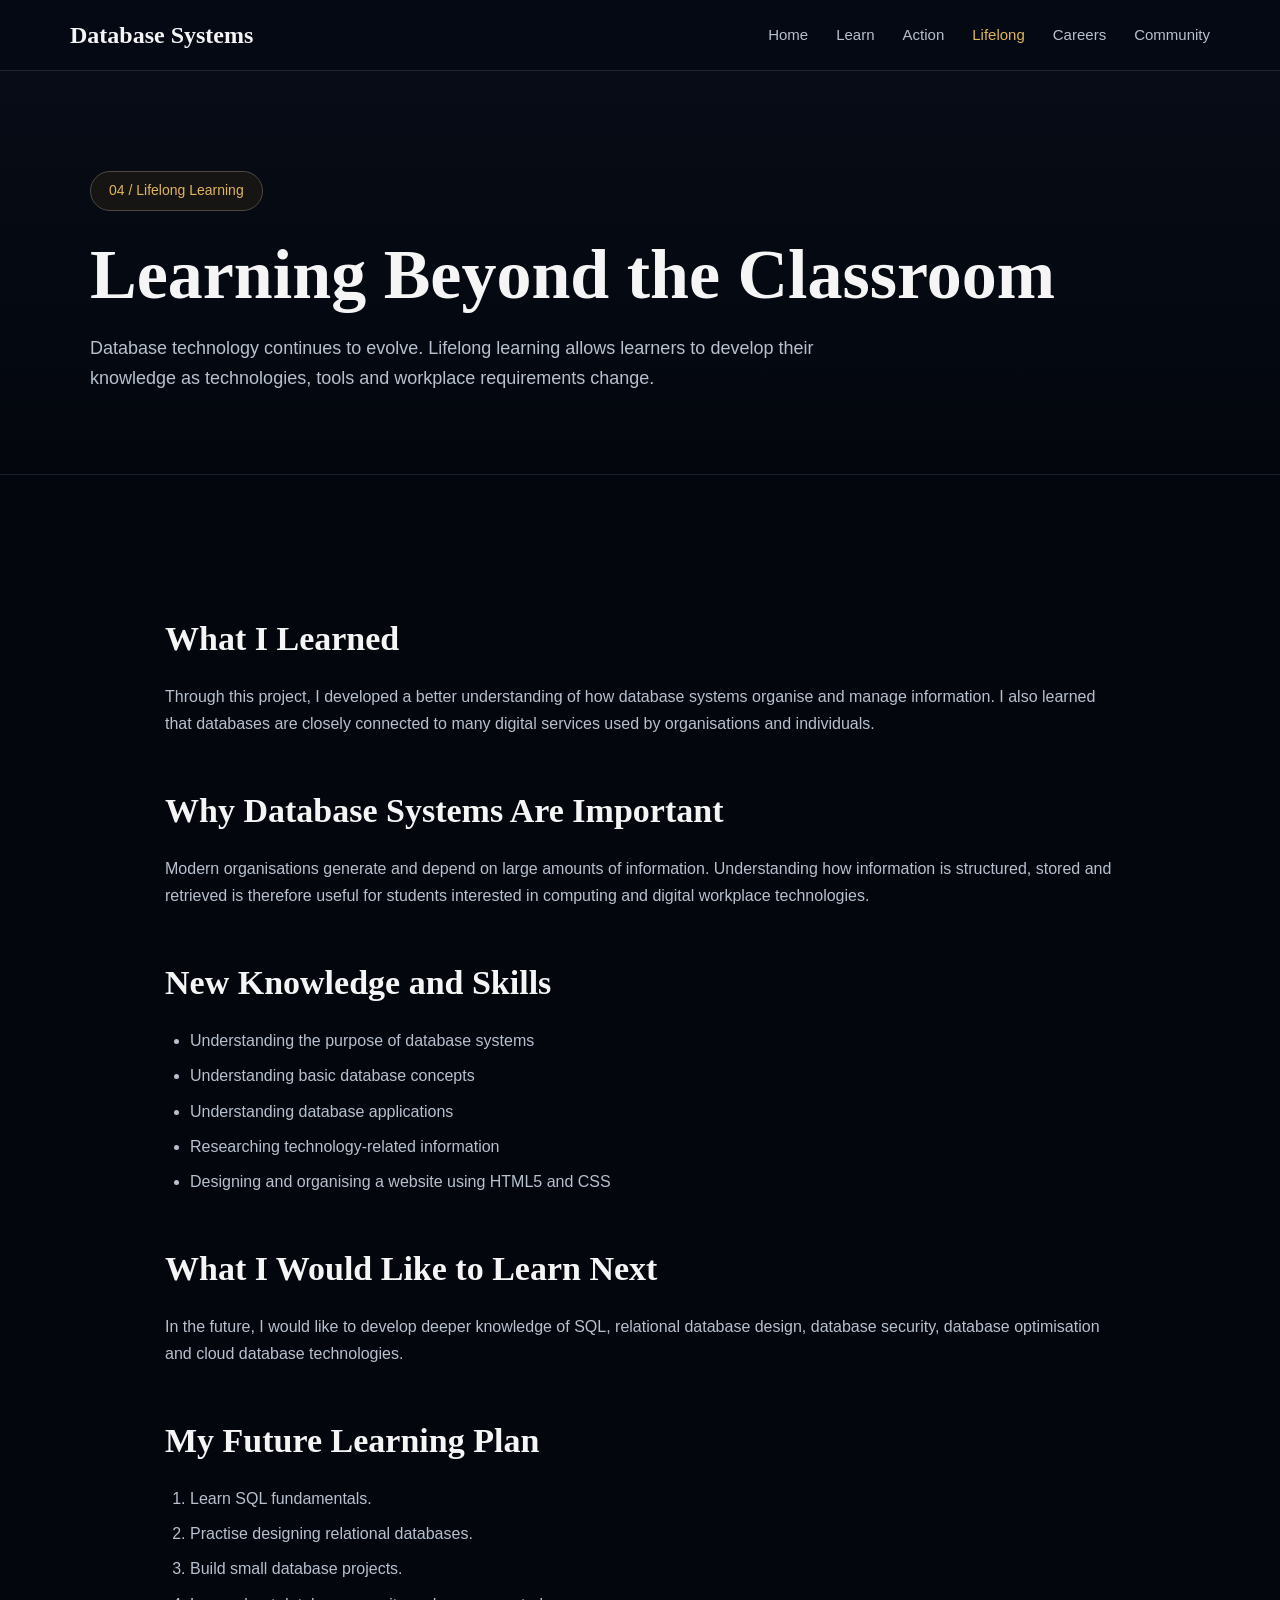
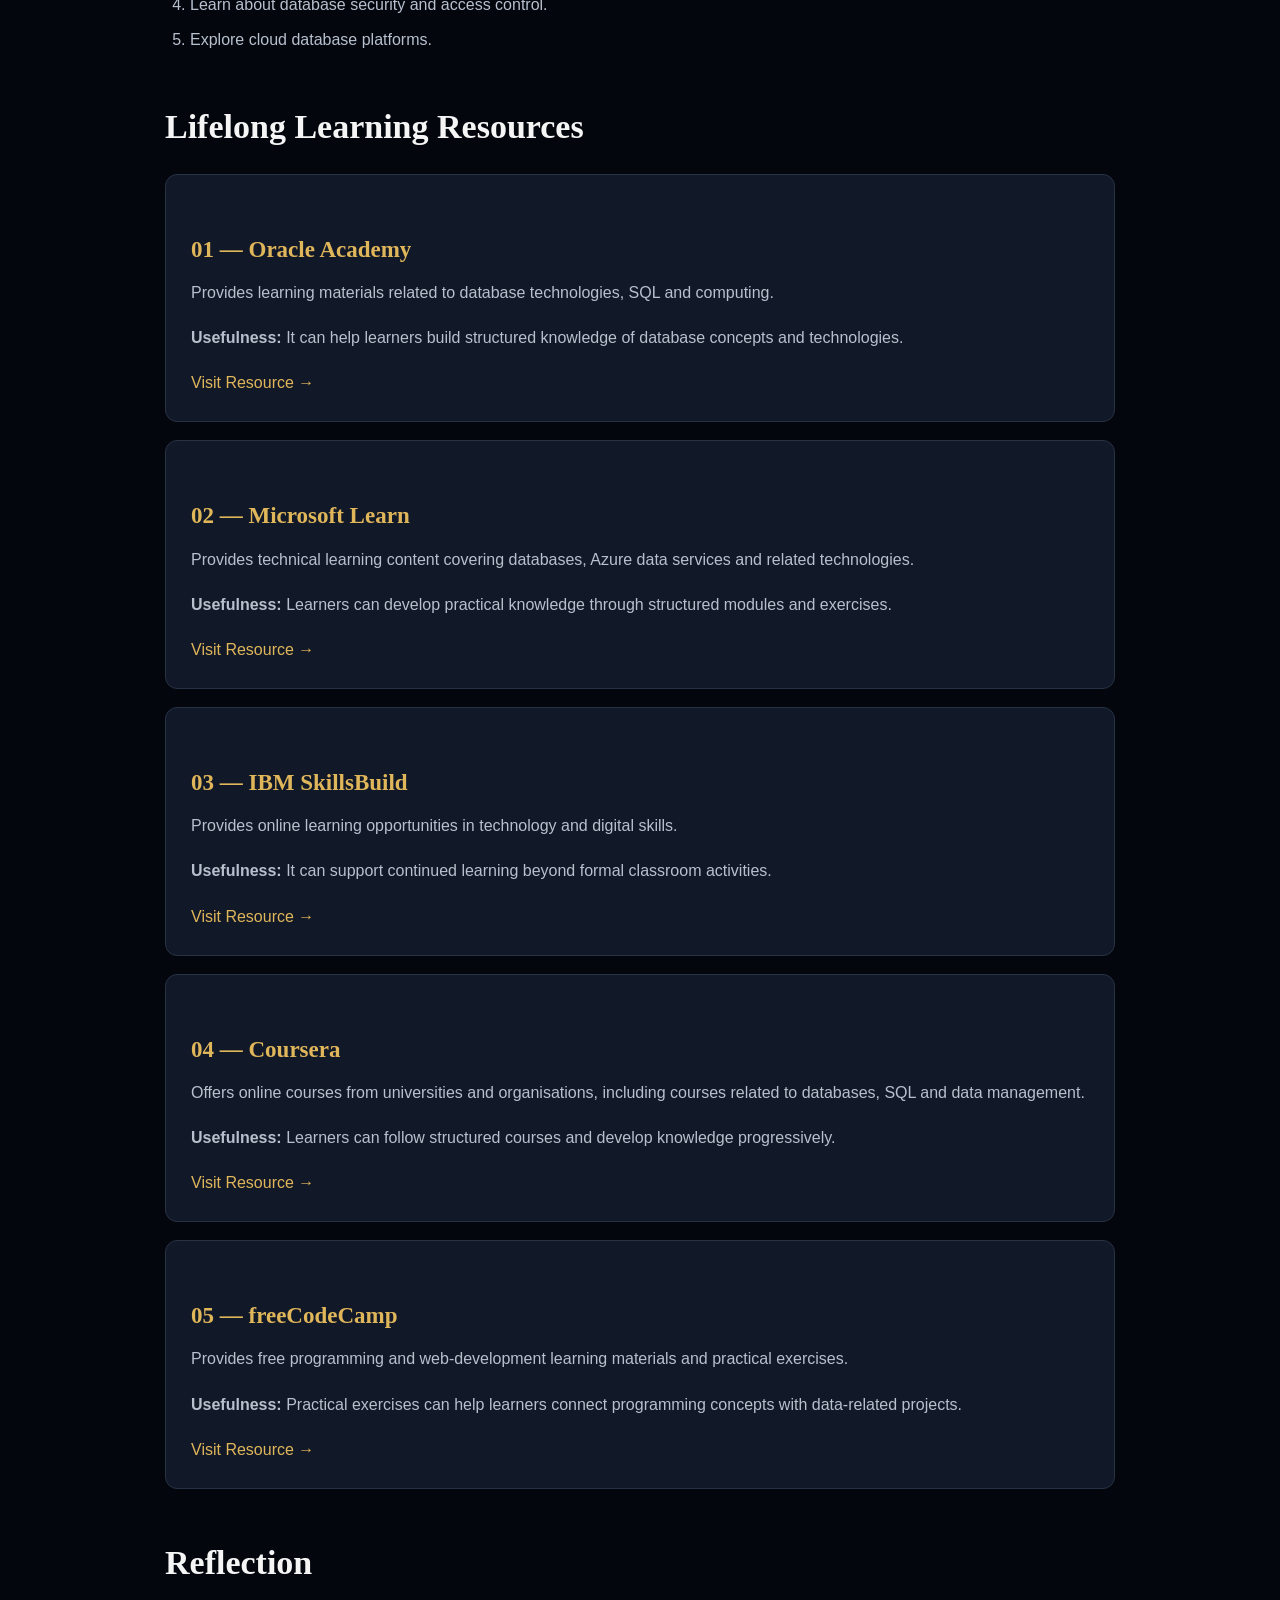
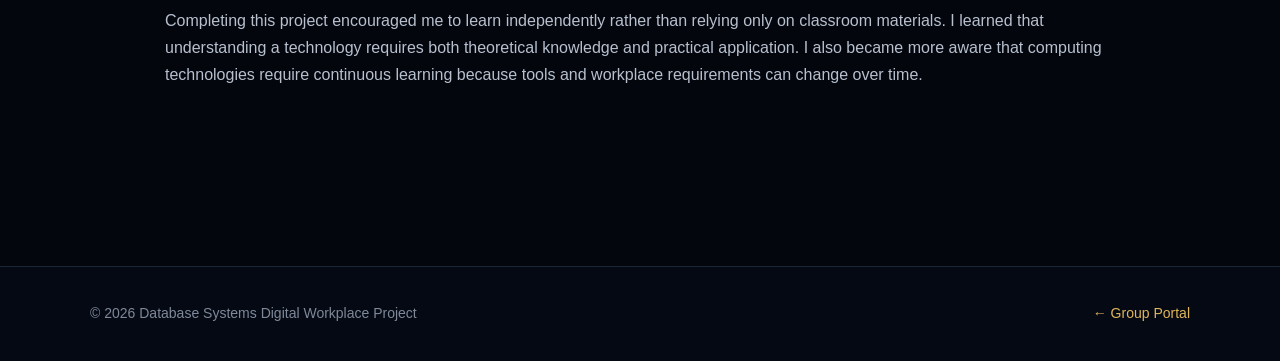
<file: lifelong.html>
<!DOCTYPE html>
<html lang="en">

<head>

    <meta charset="UTF-8">
    <meta name="viewport" content="width=device-width, initial-scale=1.0">

    <title>Database Systems | Lifelong Learning</title>

    <link rel="stylesheet" href="style/base.css">
    <link rel="stylesheet" href="style/component.css">
    <link rel="stylesheet" href="style/layout.css">
    <link rel="stylesheet" href="style/home.css">
    <link rel="stylesheet" href="style/lifelong.css">


</head>

<body>

    <header>

        <nav class="navbar">

            <a href="index.html" class="logo">
                Database Systems
                <span></span>
            </a>

            <ul class="nav-links">

                <li><a href="index.html">Home</a></li>
                <li><a href="learn.html">Learn</a></li>
                <li><a href="action.html">Action</a></li>
                <li><a href="lifelong.html" class="active">Lifelong</a></li>
                <li><a href="careers.html">Careers</a></li>
                <li><a href="community.html">Community</a></li>

            </ul>

        </nav>

    </header>


    <main>

        <section class="page-hero">

            <div class="container">

                <div class="badge">
                    04 / Lifelong Learning
                </div>

                <h1>
                    Learning Beyond
                    the Classroom
                </h1>

                <p>
                    Database technology continues to evolve. Lifelong learning
                    allows learners to develop their knowledge as technologies,
                    tools and workplace requirements change.
                </p>

            </div>

        </section>


        <section>

            <div class="container">

                <div class="content">

                    <h2>
                        What I Learned
                    </h2>

                    <p>
                        Through this project, I developed a better understanding
                        of how database systems organise and manage information.
                        I also learned that databases are closely connected to
                        many digital services used by organisations and
                        individuals.
                    </p>


                    <h2>
                        Why Database Systems Are Important
                    </h2>

                    <p>
                        Modern organisations generate and depend on large
                        amounts of information. Understanding how information
                        is structured, stored and retrieved is therefore useful
                        for students interested in computing and digital
                        workplace technologies.
                    </p>


                    <h2>
                        New Knowledge and Skills
                    </h2>

                    <ul>

                        <li>
                            Understanding the purpose of database systems
                        </li>

                        <li>
                            Understanding basic database concepts
                        </li>

                        <li>
                            Understanding database applications
                        </li>

                        <li>
                            Researching technology-related information
                        </li>

                        <li>
                            Designing and organising a website using HTML5 and CSS
                        </li>

                    </ul>


                    <h2>
                        What I Would Like to Learn Next
                    </h2>

                    <p>
                        In the future, I would like to develop deeper knowledge
                        of SQL, relational database design, database security,
                        database optimisation and cloud database technologies.
                    </p>


                    <h2>
                        My Future Learning Plan
                    </h2>

                    <ol>

                        <li>
                            Learn SQL fundamentals.
                        </li>

                        <li>
                            Practise designing relational databases.
                        </li>

                        <li>
                            Build small database projects.
                        </li>

                        <li>
                            Learn about database security and access control.
                        </li>

                        <li>
                            Explore cloud database platforms.
                        </li>

                    </ol>


                    <h2>
                        Lifelong Learning Resources
                    </h2>


                    <div class="resource">

                        <h3>
                            01 — Oracle Academy
                        </h3>

                        <p>
                            Provides learning materials related to database
                            technologies, SQL and computing.
                        </p>

                        <p>
                            <strong>Usefulness:</strong>
                            It can help learners build structured knowledge
                            of database concepts and technologies.
                        </p>

                        <a href="https://academy.oracle.com/" target="_blank">
                            Visit Resource →
                        </a>

                    </div>


                    <div class="resource">

                        <h3>
                            02 — Microsoft Learn
                        </h3>

                        <p>
                            Provides technical learning content covering
                            databases, Azure data services and related
                            technologies.
                        </p>

                        <p>
                            <strong>Usefulness:</strong>
                            Learners can develop practical knowledge through
                            structured modules and exercises.
                        </p>

                        <a href="https://learn.microsoft.com/" target="_blank">
                            Visit Resource →
                        </a>

                    </div>


                    <div class="resource">

                        <h3>
                            03 — IBM SkillsBuild
                        </h3>

                        <p>
                            Provides online learning opportunities in
                            technology and digital skills.
                        </p>

                        <p>
                            <strong>Usefulness:</strong>
                            It can support continued learning beyond formal
                            classroom activities.
                        </p>

                        <a href="https://skillsbuild.org/" target="_blank">
                            Visit Resource →
                        </a>

                    </div>


                    <div class="resource">

                        <h3>
                            04 — Coursera
                        </h3>

                        <p>
                            Offers online courses from universities and
                            organisations, including courses related to
                            databases, SQL and data management.
                        </p>

                        <p>
                            <strong>Usefulness:</strong>
                            Learners can follow structured courses and
                            develop knowledge progressively.
                        </p>

                        <a href="https://www.coursera.org/" target="_blank">
                            Visit Resource →
                        </a>

                    </div>


                    <div class="resource">

                        <h3>
                            05 — freeCodeCamp
                        </h3>

                        <p>
                            Provides free programming and web-development
                            learning materials and practical exercises.
                        </p>

                        <p>
                            <strong>Usefulness:</strong>
                            Practical exercises can help learners connect
                            programming concepts with data-related projects.
                        </p>

                        <a href="https://www.freecodecamp.org/" target="_blank">
                            Visit Resource →
                        </a>

                    </div>


                    <h2>
                        Reflection
                    </h2>

                    <p>
                        Completing this project encouraged me to learn
                        independently rather than relying only on classroom
                        materials. I learned that understanding a technology
                        requires both theoretical knowledge and practical
                        application. I also became more aware that computing
                        technologies require continuous learning because
                        tools and workplace requirements can change over time.
                    </p>

                </div>

            </div>

        </section>

    </main>


    <footer>

        <div class="footer-content">

            <p>
                © 2026 Database Systems Digital Workplace Project
            </p>

            <a href="../index.html" class="portal-link">
                ← Group Portal
            </a>

        </div>

    </footer>

</body>

</html>
</file>
<file: style/base.css>
/* =========================================
   DATABASE SYSTEMS WEBSITE
   External CSS Stylesheet
   1.Reset & global varaibles
   2.
   ========================================= */

/* ---------- BASIC RESET ---------- */

* {
    margin: 0;
    padding: 0;
    box-sizing: border-box;
}

html {
    scroll-behavior: smooth;
}

body {
    font-family: Arial, Helvetica, sans-serif;
    background: #03060d;
    color: #d9dee8;
    line-height: 1.7;
}

a {
    color: inherit;
    text-decoration: none;
}

img {
    max-width: 100%;
    display: block;
}

/* ---------- VARIABLES ---------- */

:root {
    --background: #03060d;
    --background-light: #080d18;
    --card: #111827;
    --card-hover: #151e2e;
    --border: #273244;
    --gold: #c99532;
    --gold-light: #e0b65b;
    --white: #f5f5f5;
    --text: #b8c0ce;
    --muted: #7f8999;
}
</file>
<file: style/component.css>
/* ---------- HERO ---------- */

.hero {
    min-height: 720px;
    display: flex;
    align-items: center;


    background:
        linear-gradient(rgba(3, 6, 13, 0.45),
            rgba(3, 6, 13, 0.92)),
        url("../image/thumbs2.png");
    background-size: cover;
    background-position: center;
    background-image: url("../image/thumbs2.png");

}


.hero-content {
    max-width: 800px;
}

.badge {
    display: inline-block;
    padding: 7px 18px;
    border: 1px solid #4c4a42;
    border-radius: 30px;
    color: var(--gold-light);
    background: rgba(30, 27, 20, 0.7);
    font-size: 14px;
    margin-bottom: 25px;
}

.hero h1 {
    font-family: Georgia, "Times New Roman", serif;
    color: var(--white);
    font-size: clamp(48px, 7vw, 82px);
    line-height: 1.03;
    margin-bottom: 28px;
}

.hero h1 span {
    color: var(--gold-light);
}

.hero p {
    color: #b8c0cd;
    font-size: 18px;
    max-width: 720px;
}


/* ---------- BUTTON ---------- */

.btn {
    display: inline-block;
    margin-top: 30px;
    padding: 12px 24px;

    border: 1px solid var(--gold);
    border-radius: 5px;

    color: var(--gold-light);
    background: transparent;

    transition: 0.3s;
}

.btn:hover {
    background: var(--gold);
    color: #111;
}

.gold-button {
    display: inline-block;
    margin-top: 25px;
    padding: 12px 22px;

    border: 1px solid #b8892d;
    border-radius: 8px;

    color: #d6a33d;
    text-decoration: none;
    transition: 0.3s;
}

.gold-button:hover {
    background: #b8892d;
    color: #080b12;
}



/* =================================
   SECTION TITLE
================================= */

.section-title {
    text-align: center;
    max-width: 760px;
    margin: 0 auto 55px;
}

.section-title .small-title {
    display: inline-block;
    padding: 5px 14px;
    border-radius: 20px;

    background: #211d17;
    color: var(--gold-light);

    font-size: 12px;
    margin-bottom: 15px;
}

.section-title h2 {
    font-family: Georgia, "Times New Roman", serif;
    color: var(--white);
    font-size: clamp(35px, 5vw, 52px);
    line-height: 1.15;
    margin-bottom: 15px;
}

.section-title p {
    color: var(--text);
}

/* ---------- INFORMATION BOX ---------- */

.info-box {
    background: var(--card);
    border: 1px solid var(--border);
    border-left: 4px solid var(--gold);
    border-radius: 10px;
    padding: 25px;
    margin: 25px 0;
}

.info-box strong {
    color: var(--gold-light);
}

/* ---------- TABLE ---------- */

.table-wrapper {
    overflow-x: auto;
    margin: 25px 0;
}

table {
    width: 100%;
    border-collapse: collapse;
    background: var(--card);
}

th,
td {
    padding: 15px;
    border: 1px solid var(--border);
    text-align: left;
}

th {
    background: #182131;
    color: var(--gold-light);
}

td {
    color: var(--text);
}


/* ---------- IMAGE ---------- */

.content-image {
    width: 100%;
    max-height: 420px;
    object-fit: cover;

    border-radius: 12px;
    border: 1px solid var(--border);

    margin: 25px 0;
}


/* ---------- THREE APPLICATION CARDS ---------- */
.application-grid {
    display: grid;
    grid-template-columns: repeat(3, 1fr);
    gap: 22px;
    margin-top: 30px;
}

.application-card {
    padding: 28px;
    background: var(--card);
    border: 1px solid var(--border);
    border-radius: 12px;

    transition: 0.3s;
}

.application-card:hover {
    border-color: var(--gold);
    transform: translateY(-5px);
}

.application-card h3 {
    margin-top: 0;
}

/* ---------- RESOURCE LIST ---------- */

.resource {
    padding: 25px;
    margin: 18px 0;

    background: var(--card);
    border: 1px solid var(--border);
    border-radius: 12px;

    transition: 0.3s;
}

.resource:hover {
    border-color: var(--gold);
}

.resource h3 {
    margin-top: 0;
}

.resource a {
    color: var(--gold-light);
}

/* ----- info box ------*/
.info-box {
    background: var(--card);
    border: 1px solid var(--border);
    border-left: 4px solid var(--gold);
    border-radius: 10px;
    padding: 25px;
    margin: 25px 0;
}

.info-box strong {
    color: var(--gold-light);
}


/* ---------- FORM BOX---------- */

.form-box {
    margin-top: 50px;
    padding: 35px;

    background: var(--card);
    border: 1px solid var(--border);
    border-radius: 12px;
}

.form-group {
    margin-bottom: 20px;
}

.form-group label {
    display: block;
    margin-bottom: 8px;
    color: var(--gold-light);
}

.form-group input,
.form-group textarea,
.form-group select {
    width: 100%;

    padding: 13px 15px;

    background: #080d17;
    border: 1px solid var(--border);
    border-radius: 6px;

    color: var(--white);
    font-family: inherit;
}

.form-group textarea {
    min-height: 120px;
    resize: vertical;
}

.form-button {
    padding: 12px 24px;

    border: 1px solid var(--gold);
    border-radius: 5px;

    background: transparent;
    color: var(--gold-light);

    cursor: pointer;
    transition: 0.3s;
}

.form-button:hover {
    background: var(--gold);
    color: #111;
}

/* =========================================
   IMAGE CARDS
========================================= */

.image-card-grid {
    display: grid;
    grid-template-columns: repeat(3, 1fr);
    gap: 25px;
}

.image-card {
    background: #111827;
    border: 1px solid #263044;
    border-radius: 16px;
    overflow: hidden;
    transition: 0.3s ease;
}

.image-card:hover {
    transform: translateY(-8px);
    border-color: #b8892d;
    box-shadow: 0 15px 35px rgba(0, 0, 0, 0.35);
}

.image-card img {
    width: 100%;
    height: 210px;
    object-fit: cover;
    display: block;
}

.image-card-content {
    padding: 25px;
}

.image-card-content h2 {
    font-family: Georgia, serif;
    color: #ffffff;
    font-size: 23px;
    margin-bottom: 12px;
}

.image-card-content p {
    color: #aab3c2;
    line-height: 1.7;
    font-size: 15px;
}



/* =========================================
   RESOURCE CARDS
========================================= */

.resource-grid {
    display: grid;
    grid-template-columns: repeat(3, 1fr);
    gap: 25px;
}

.resource-card {
    background: #111827;
    border: 1px solid #263044;
    border-radius: 16px;
    padding: 28px;
    transition: 0.3s ease;
    display: flex;
    flex-direction: column;
}

.resource-card:hover {
    transform: translateY(-7px);
    border-color: #b8892d;
    box-shadow: 0 15px 35px rgba(0, 0, 0, 0.3);
}

.resource-number {
    width: 42px;
    height: 42px;
    display: flex;
    align-items: center;
    justify-content: center;
    border-radius: 10px;
    background: #29241d;
    color: #d6a33d;
    font-weight: bold;
    margin-bottom: 20px;
}

.resource-card h2 {
    font-family: Georgia, serif;
    color: #ffffff;
    margin-bottom: 12px;
}

.resource-card p {
    color: #aab3c2;
    line-height: 1.7;
    flex-grow: 1;
}

.resource-card a,
.card-link {
    margin-top: 20px;
    color: #d6a33d;
    text-decoration: none;
    font-weight: bold;
}

.resource-card a:hover,
.card-link:hover {
    color: #ffffff;
}




@media (max-width: 900px) {
    .card-grid {
        grid-template-columns: repeat(2, 1fr);
    }
}

@media (max-width: 600px) {
    .card-grid {
        grid-template-columns: 1fr;
    }
}
</file>
<file: style/layout.css>
/* ---------- header/NAVBAR ---------- */


header {
    background: #050914;
    border-bottom: 1px solid #1d2635;
    position: sticky;
    top: 0;
    z-index: 1000;
}

.navbar {
    max-width: 1200px;
    margin: auto;
    padding: 0 30px;
    min-height: 70px;

    display: flex;
    align-items: center;
    justify-content: space-between;
    gap: 30px;
}

.logo {
    font-family: Georgia, "Times New Roman", serif;
    font-size: 24px;
    font-weight: bold;
    color: var(--white);
    white-space: nowrap;
}

.logo span {
    font-family: Arial, Helvetica, sans-serif;
    font-size: 13px;
    letter-spacing: 4px;
    font-weight: normal;
    margin-left: 7px;
    color: var(--gold-light);
}

.nav-links {
    display: flex;
    list-style: none;
    gap: 28px;
    align-items: center;
}

.nav-links a {
    color: #b9c0ce;
    font-size: 15px;
    transition: 0.3s;
}

.nav-links a:hover,
.nav-links a.active {
    color: var(--gold-light);
}

/* ---------- GENERAL Layout ---------- */

.container {
    width: min(1100px, 90%);
    margin: auto;
}

section {
    padding: 90px 0;
}



/* =========================================
   GENERAL CONTENT SECTIONS
========================================= */

.page-section {
    max-width: 1200px;
    margin: 0 auto;
    padding: 90px 30px;
}

.section-heading {
    text-align: center;
    margin-bottom: 55px;
}

.section-heading span {
    display: inline-block;
    padding: 8px 18px;
    border-radius: 20px;
    background: #29241d;
    color: #d6a33d;
    font-size: 13px;
    margin-bottom: 15px;
}

.section-heading h1 {
    font-family: Georgia, serif;
    font-size: 42px;
    color: #ffffff;
    margin-bottom: 15px;
}

.section-heading p {
    max-width: 750px;
    margin: auto;
    color: #9ba5b5;
    line-height: 1.7;
}





/* ---------- CONTENT PAGE HERO ---------- */


.page-hero {
    padding: 100px 0 80px;
    border-bottom: 1px solid #17202d;
    background: linear-gradient(180deg,
            #070c16 0%,
            #03060d 100%);
}

.page-hero h1 {
    font-family: Georgia, "Times New Roman", serif;
    color: var(--white);
    font-size: clamp(45px, 6vw, 70px);
    line-height: 1.1;
    margin-bottom: 20px;
}

.page-hero p {
    max-width: 800px;
    color: var(--text);
    font-size: 18px;
}

/* ---------- CONTENT ---------- */

.content {
    max-width: 950px;
    margin: auto;
}

.content h2 {
    font-family: Georgia, "Times New Roman", serif;
    color: var(--white);
    font-size: 34px;
    margin: 45px 0 15px;
}

.content h3 {
    color: var(--gold-light);
    font-family: Georgia, "Times New Roman", serif;
    font-size: 23px;
    margin: 30px 0 10px;
}

.content p {
    color: var(--text);
    margin-bottom: 18px;
}

.content ul,
.content ol {
    margin: 15px 0 25px 25px;
    color: var(--text);
}

.content li {
    margin-bottom: 8px;
}

/* ---------- INFORMATION BOX ---------- */

.info-box {
    background: var(--card);
    border: 1px solid var(--border);
    border-left: 4px solid var(--gold);
    border-radius: 10px;
    padding: 25px;
    margin: 25px 0;
}

.info-box strong {
    color: var(--gold-light);
}


/* ================================
   FOOTER
================================ */

footer {
    margin-top: 70px;
    padding: 35px 0;
    background: #050914;
    border-top: 1px solid #1d2635;
}

.footer-content {
    width: min(1100px, 90%);
    margin: auto;

    display: flex;
    justify-content: space-between;
    align-items: center;
    gap: 20px;
}

footer p {
    color: var(--muted);
    font-size: 14px;
}

.portal-link {
    color: var(--gold-light);
    font-size: 14px;
}

.portal-link:hover {
    text-decoration: underline;
}


/* ---------- RESPONSIVE ---------- */

@media (max-width: 900px) {

    .navbar {
        flex-direction: column;
        padding: 18px;
    }

    .nav-links {
        flex-wrap: wrap;
        justify-content: center;
        gap: 15px;
    }

    .hero {
        min-height: 650px;
    }

    .card-grid {
        grid-template-columns: repeat(2, 1fr);
    }

    .application-grid,
    .career-grid {
        grid-template-columns: 1fr;
    }
}

@media (max-width: 600px) {

    section {
        padding: 65px 0;
    }

    .card-grid {
        grid-template-columns: 1fr;
    }

    .hero h1 {
        font-size: 45px;
    }

    .member {
        grid-template-columns: 1fr;
        text-align: center;
    }

    .member-number {
        margin: auto;
    }

    .visit-btn {
        display: inline-block;
    }

    .footer-content {
        flex-direction: column;
        text-align: center;
    }
}
</file>
<file: style/home.css>
/* ---------- HOME CARDS ---------- */

.card-grid {
    display: grid;
    grid-template-columns: repeat(3, 1fr);
    gap: 22px;
}

.card {
    background: var(--card);
    border: 1px solid var(--border);
    border-radius: 13px;
    padding: 30px;

    min-height: 245px;

    display: flex;
    flex-direction: column;

    transition: 0.3s ease;
}

.card:hover {
    transform: translateY(-6px);
    background: var(--card-hover);
    border-color: var(--gold);
    box-shadow: 0 15px 35px rgba(0, 0, 0, 0.35);
}

.card-number {
    color: var(--gold-light);
    font-size: 14px;
    margin-bottom: 18px;
}

.card h3 {
    font-family: Georgia, "Times New Roman", serif;
    color: var(--white);
    font-size: 24px;
    margin-bottom: 12px;
}

.card p {
    color: var(--text);
    font-size: 15px;
}

.card-link {
    margin-top: auto;
    padding-top: 20px;
    color: var(--gold-light);
    font-size: 14px;
}

/*---- HOME-RESPONSIVE ----*/
@media (max-width: 900px) {
    .card-grid {
        grid-template-columns: repeat(2, 1fr);
    }
}

@media (max-width: 600px) {
    .card-grid {
        grid-template-columns: 1fr;
    }
}
</file>
<file: style/careers.css>
/* =========================================
   CAREER PAGE
========================================= */

.career-grid {
    display: grid;
    grid-template-columns: repeat(3, 1fr);
    gap: 25px;
}

.career-card {
    background: #111827;
    border: 1px solid #263044;
    border-radius: 16px;
    overflow: hidden;
    transition: 0.3s ease;
}

.career-card:hover {
    transform: translateY(-8px);
    border-color: #b8892d;
}

.career-card img {
    width: 100%;
    height: 220px;
    object-fit: cover;
}

.career-content {
    padding: 25px;
}

.career-content h2 {
    font-family: Georgia, serif;
    color: white;
    margin-bottom: 15px;
}

.career-content p {
    color: #aab3c2;
    line-height: 1.7;
}

.career-content ul {
    margin-top: 15px;
    padding-left: 20px;
    color: #aab3c2;
    line-height: 1.8;
}

.career-tag {
    display: inline-block;
    margin-top: 15px;
    padding: 6px 12px;
    border-radius: 15px;
    background: #29241d;
    color: #d6a33d;

    font-size: 12px;
}

/* ----- CAREERS RESPONSIVE -----*/

@media (max-width: 900px) {
    .career-grid {
        grid-template-columns: repeat(2, 1fr);
    }
}

@media (max-width: 600px) {
    .career-grid {
        grid-template-columns: 1fr;
    }
}
</file>
<file: style/community.css>
/* ---------- COMMUNITY ---------- */

.member-list {
    display: grid;
    gap: 18px;
}

.member {
    display: grid;
    grid-template-columns: 70px 1fr auto;
    align-items: center;
    gap: 20px;

    padding: 22px;

    background: var(--card);
    border: 1px solid var(--border);
    border-radius: 12px;

    transition: 0.3s;
}

.member:hover {
    border-color: var(--gold);
    transform: translateX(5px);
}

.member-number {
    width: 50px;
    height: 50px;

    display: flex;
    align-items: center;
    justify-content: center;

    border-radius: 50%;

    background: #28231b;
    color: var(--gold-light);
    font-weight: bold;
}

.member h3 {
    margin: 0 0 4px;
    color: var(--white);
    font-family: Georgia, "Times New Roman", serif;
}

.member p {
    margin: 0;
    color: var(--muted);
}

.visit-btn {
    padding: 9px 17px;
    border: 1px solid var(--gold);
    border-radius: 5px;
    color: var(--gold-light);

    transition: 0.3s;
}

.visit-btn:hover {
    background: var(--gold);
    color: #111;
}

/* =========================================
   COMMUNITY MEMBER CARDS
========================================= */

.member-grid {
    display: grid;
    grid-template-columns: repeat(3, 1fr);
    gap: 25px;
}

.member-card {
    background: #111827;
    border: 1px solid #263044;
    border-radius: 16px;
    padding: 30px;
    text-align: center;
    transition: 0.3s ease;
}

.member-card:hover {
    transform: translateY(-7px);
    border-color: #b8892d;
}

.member-avatar {
    width: 90px;
    height: 90px;
    margin: 0 auto 20px;
    border-radius: 50%;
    background: #29241d;
    color: #d6a33d;
    display: flex;
    align-items: center;
    justify-content: center;
    font-size: 30px;
    font-weight: bold;
}

.member-card h2 {
    font-family: Georgia, serif;
    color: white;
    margin-bottom: 8px;
}

.member-card p {
    color: #9ba5b5;
}

.member-card a {
    display: inline-block;
    margin-top: 18px;
    color: #d6a33d;
    text-decoration: none;
    font-weight: bold;
}


@media (max-width: 900px) {
    .card-grid {
        grid-template-columns: repeat(2, 1fr);
    }
}

@media (max-width: 600px) {
    .card-grid {
        grid-template-columns: 1fr;
    }
}
</file>
<file: style/learn.css>
/* =========================================
   LEARN page
========================================= */

.hero {
    min-height: 720px;
    display: flex;
    align-items: center;

    background:
        linear-gradient(rgba(3, 6, 13, 0.45),
            rgba(3, 6, 13, 0.92)),
        url("../image/thumbs2.png");
    background-size: cover;
    background-position: center;
    background-image: url("../image/thumbs2.png");

}







/* ---------- CONTENT ---------- */

.content {
    max-width: 950px;
    margin: auto;
}

.content h2 {
    font-family: Georgia, "Times New Roman", serif;
    color: var(--white);
    font-size: 34px;
    margin: 45px 0 15px;
}

.content h3 {
    color: var(--gold-light);
    font-family: Georgia, "Times New Roman", serif;
    font-size: 23px;
    margin: 30px 0 10px;
}

.content p {
    color: var(--text);
    margin-bottom: 18px;
}

.content ul,
.content ol {
    margin: 15px 0 25px 25px;
    color: var(--text);
}

.content li {
    margin-bottom: 8px;
}



/* ================================
   LEARN PAGE
================================ */


.learn-grid {
    display: grid;
    grid-template-columns: repeat(2, 1fr);
    gap: 25px;
}

.info-card {
    background: #111827;
    border: 1px solid #263044;
    border-radius: 16px;
    padding: 30px;
    transition: 0.3s ease;
}

.info-card:hover {
    border-color: #b8892d;
    transform: translateY(-5px);
}

.info-card h2 {
    font-family: Georgia, serif;
    color: white;
    margin-bottom: 15px;
}

.info-card p {
    color: #aab3c2;
    line-height: 1.8;
}

.info-card ul {
    padding-left: 22px;
    color: #aab3c2;
    line-height: 1.9;
}

.learn-banner {
    width: 100%;
    height: 350px;
    overflow: hidden;
}

.learn-banner img {
    width: 100%;
    height: 100%;
    object-fit: contain;
    display: block;
}


/* =========================================
   DATABASE TABLE
========================================= */

.database-table {
    width: 100%;
    border-collapse: collapse;
    margin-top: 40px;
    background: #111827;
}

.database-table th,
.database-table td {
    padding: 18px;
    border: 1px solid #293348;
    text-align: left;
}

.database-table th {
    background: #29241d;
    color: #d6a33d;
}

.database-table td {
    color: #aab3c2;
}

@media (max-width: 900px) {
    .card-grid {
        grid-template-columns: repeat(2, 1fr);
    }
}

@media (max-width: 600px) {
    .card-grid {
        grid-template-columns: 1fr;
    }
}
</file>
<file: style/lifelong.css>
/* =========================================
   RESOURCE CARDS
========================================= */

.resource-grid {
    display: grid;
    grid-template-columns: repeat(3, 1fr);
    gap: 25px;
}

.resource-card {
    background: #111827;
    border: 1px solid #263044;
    border-radius: 16px;
    padding: 28px;
    transition: 0.3s ease;
    display: flex;
    flex-direction: column;
}

.resource-card:hover {
    transform: translateY(-7px);
    border-color: #b8892d;
    box-shadow: 0 15px 35px rgba(0, 0, 0, 0.3);
}

.resource-number {
    width: 42px;
    height: 42px;
    display: flex;
    align-items: center;
    justify-content: center;
    border-radius: 10px;
    background: #29241d;
    color: #d6a33d;
    font-weight: bold;
    margin-bottom: 20px;
}

.resource-card h2 {
    font-family: Georgia, serif;
    color: #ffffff;
    margin-bottom: 12px;
}

.resource-card p {
    color: #aab3c2;
    line-height: 1.7;
    flex-grow: 1;
}

.resource-card a,
.card-link {
    margin-top: 20px;
    color: #d6a33d;
    text-decoration: none;
    font-weight: bold;
}

.resource-card a:hover,
.card-link:hover {
    color: #ffffff;
}


@media (max-width: 900px) {
    .card-grid {
        grid-template-columns: repeat(2, 1fr);
    }
}

@media (max-width: 600px) {
    .card-grid {
        grid-template-columns: 1fr;
    }
}
</file>
